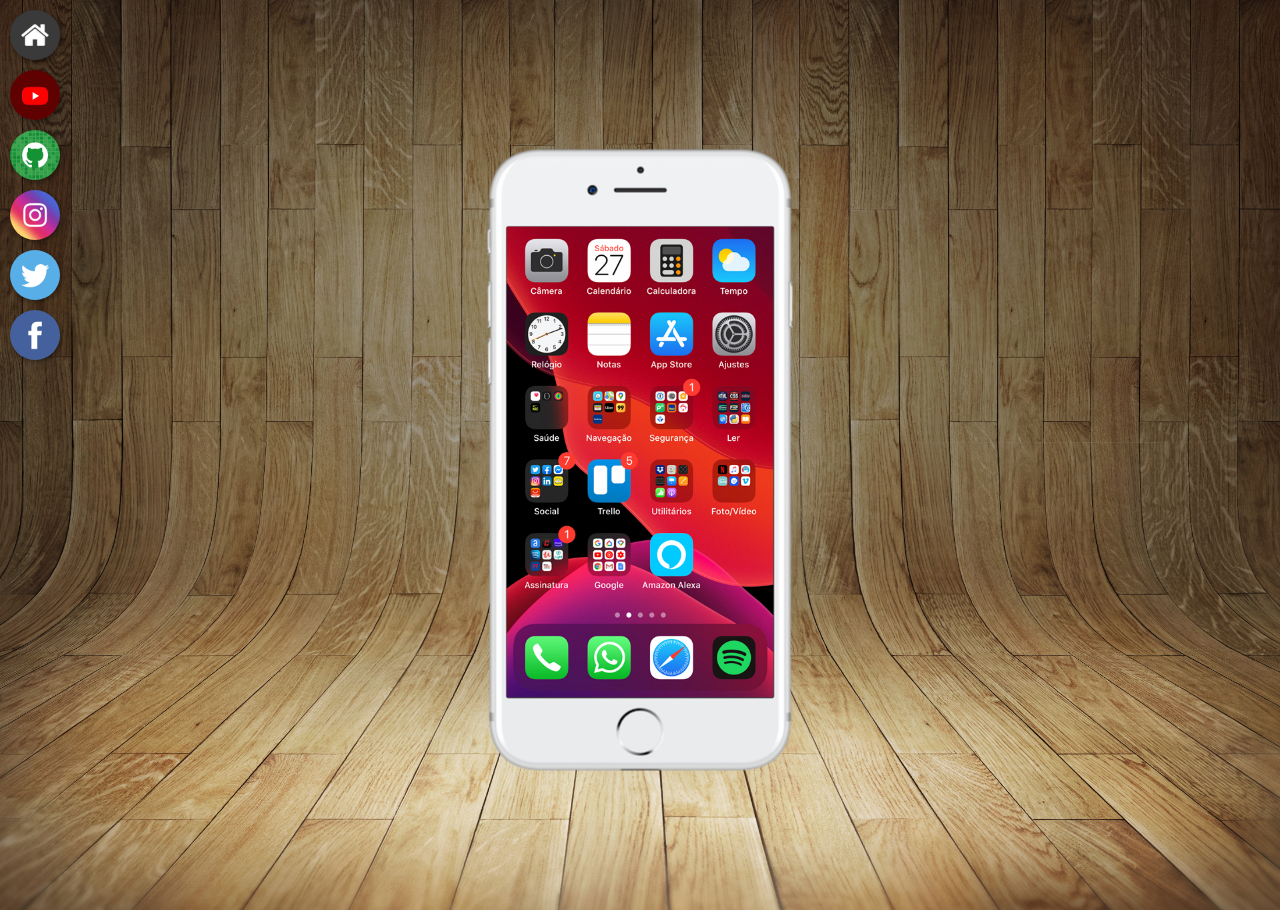
<file: index.html>
<!DOCTYPE html>
<html lang="pt-br">
<head>
    <meta charset="UTF-8">
    <meta name="viewport" content="width=device-width, initial-scale=1.0">
    <link rel="shortcut icon" href="favicon.ico" type="image/x-icon">
    <link rel="stylesheet" href="estilos/style.css">
    <title>Projeto Redes Sociais</title>
</head>
<body>
    <main>
        <section id="telefone">
            <iframe src="home.html" name="tela" id="tela" frameborder="0">
                Seu navegador não é compatível com isso.
            </iframe>
        </section>
        <section id="redes-sociais">
            <a href="home.html" target="tela"><img src="imagens/logo-home.jpg" alt="Home"></a>
            <a href="youtube.html" target="tela"><img src="imagens/logo-youtube.jpg" alt="Youtube"></a>
            <a href="github.html" target="tela"><img src="imagens/logo-github.jpg" alt="GitHub"></a>
            <a href="instagram.html" target="tela"><img src="imagens/logo-instagram.jpg" alt="Instagram"></a>
            <a href="twitter.html" target="tela"><img src="imagens/logo-twitter.jpg" alt="Twitter"></a>
            <a href="facebook.html" target="tela"><img src="imagens/logo-facebook.jpg" alt="Facebook"></a>
        </section>
    </main>
</body>
</html>
</file>
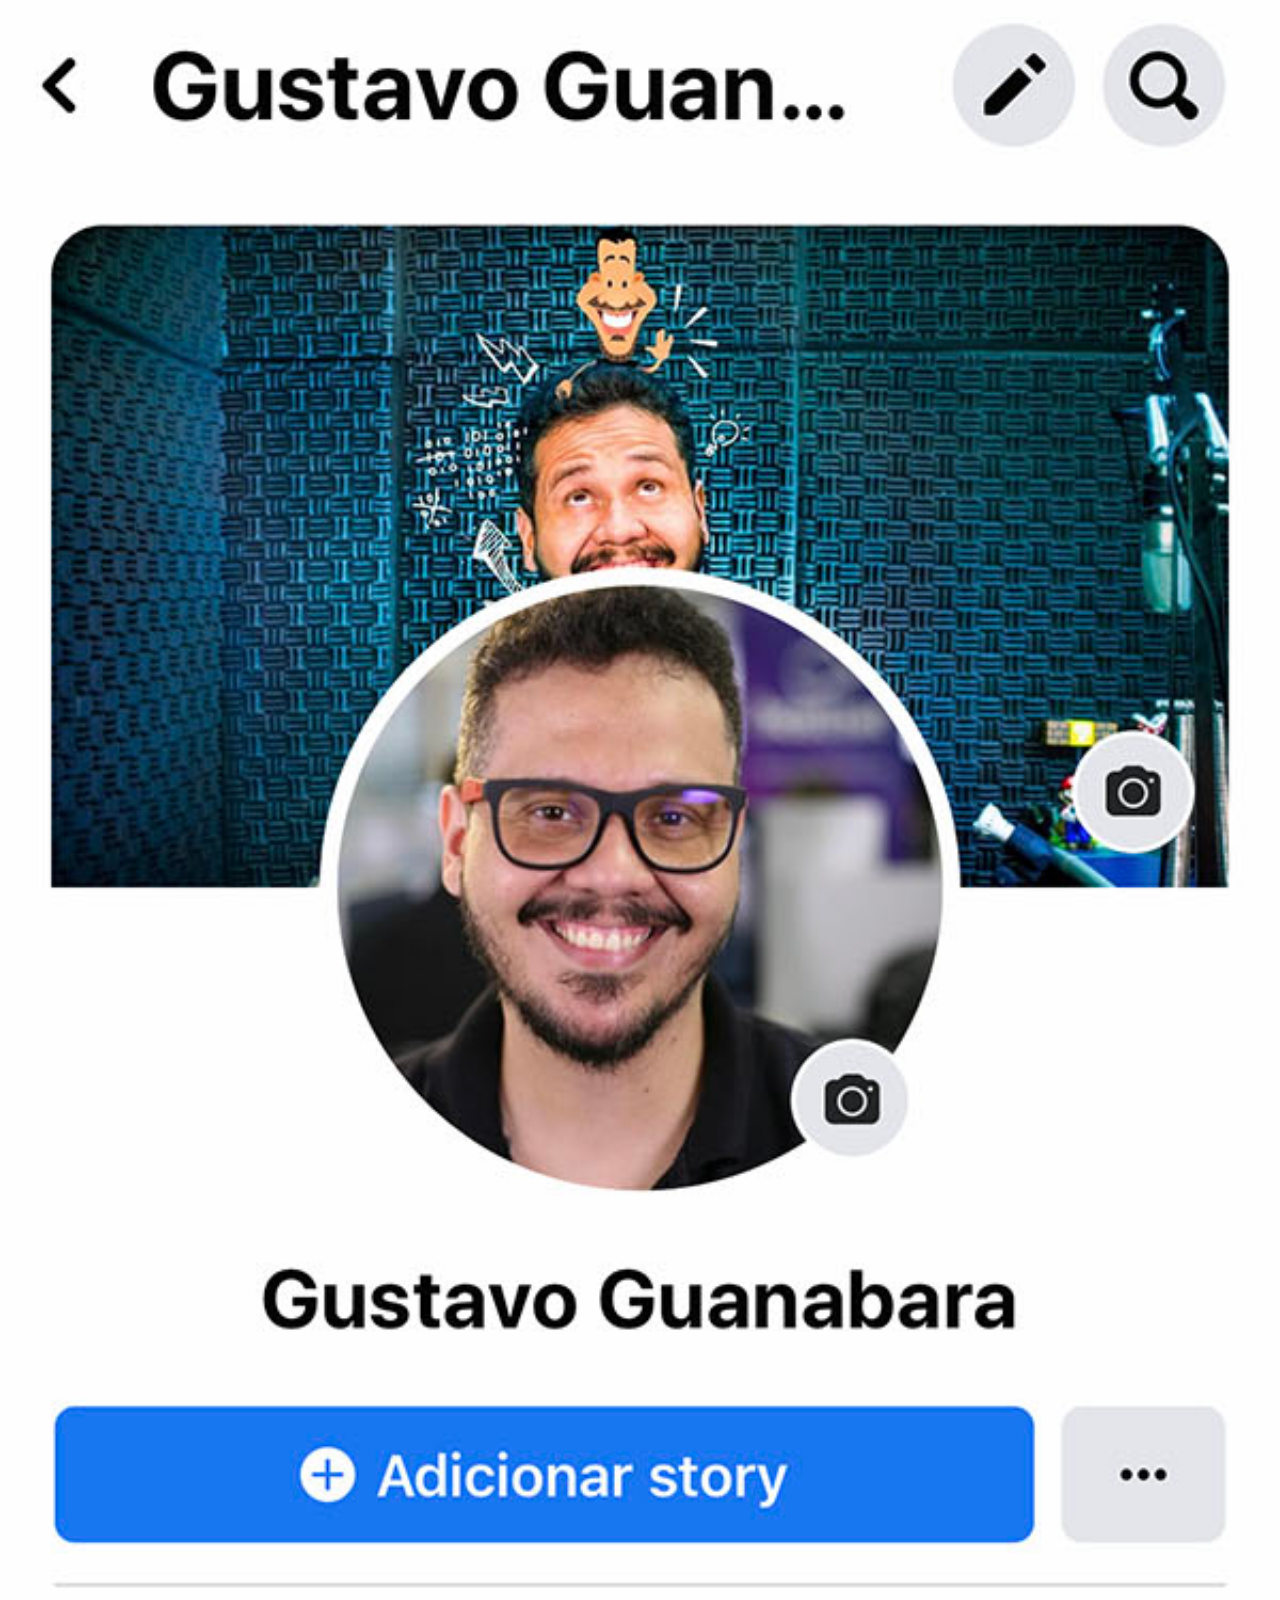
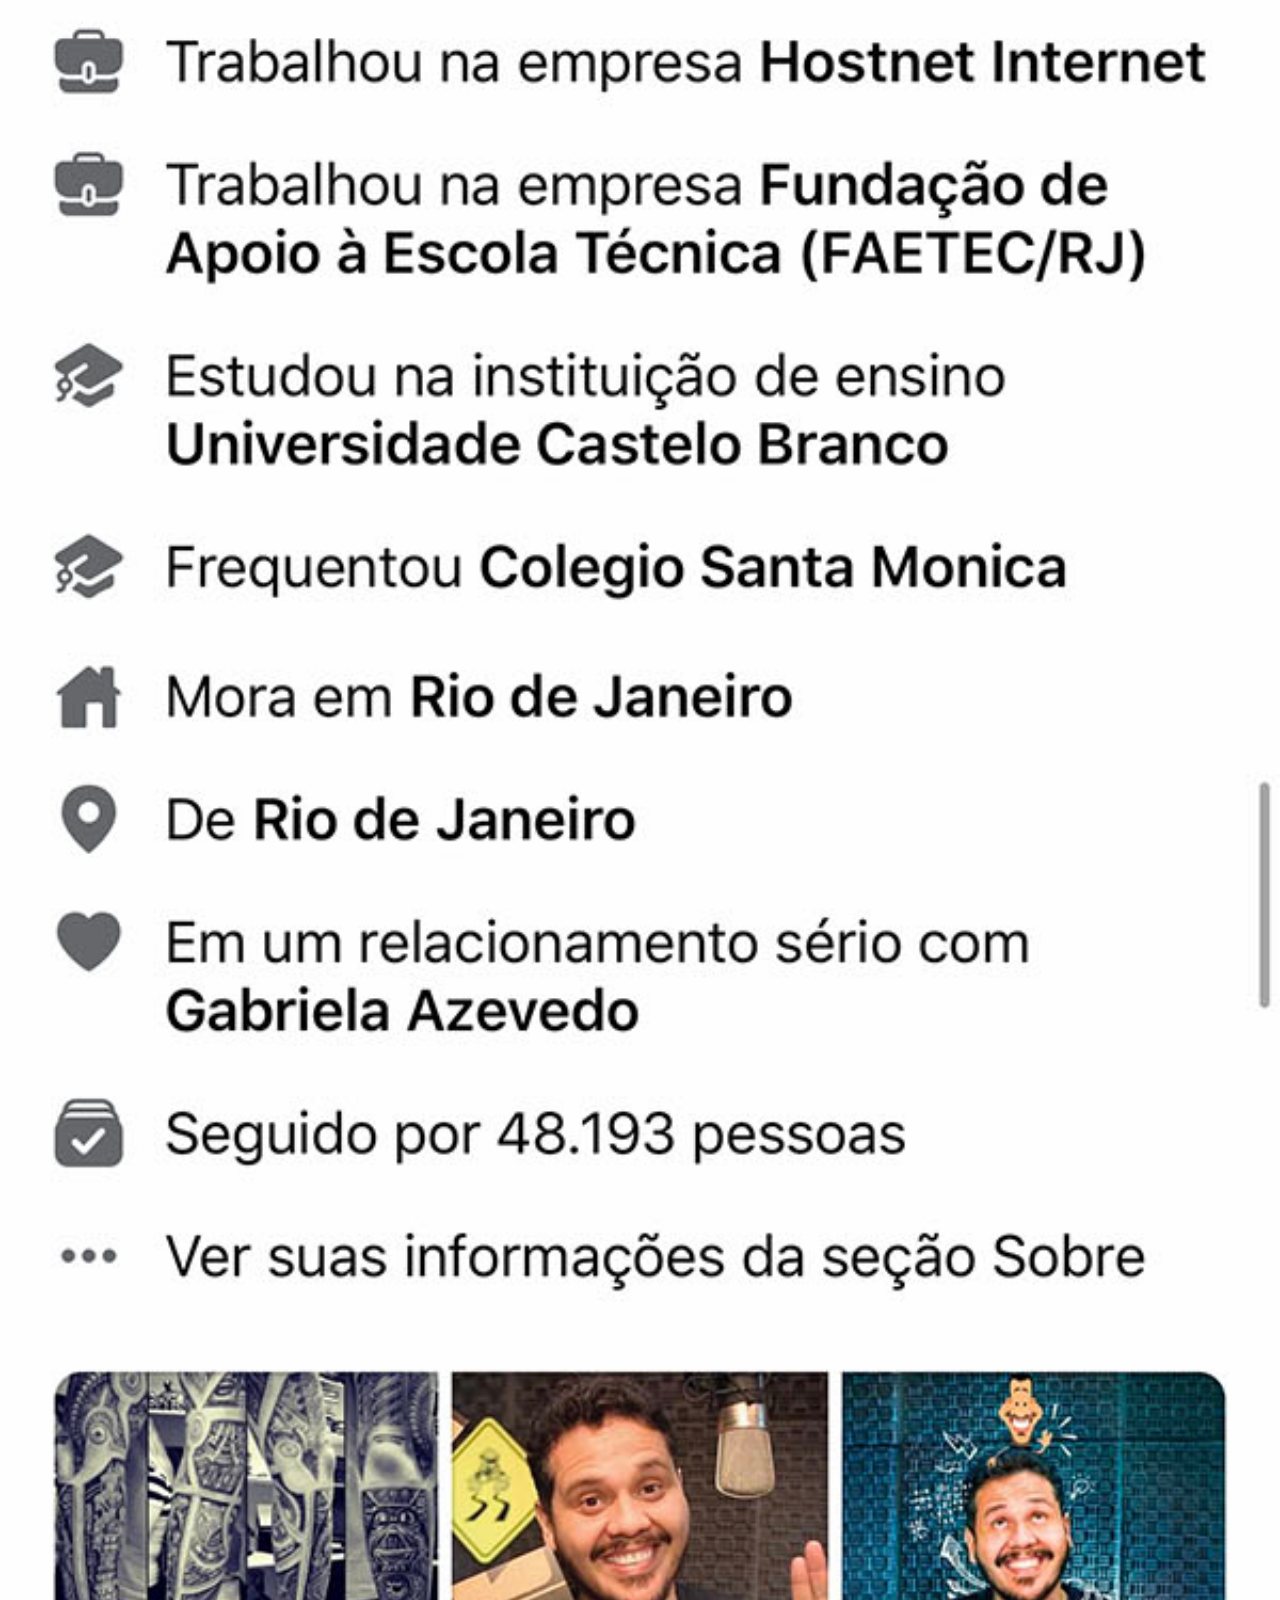
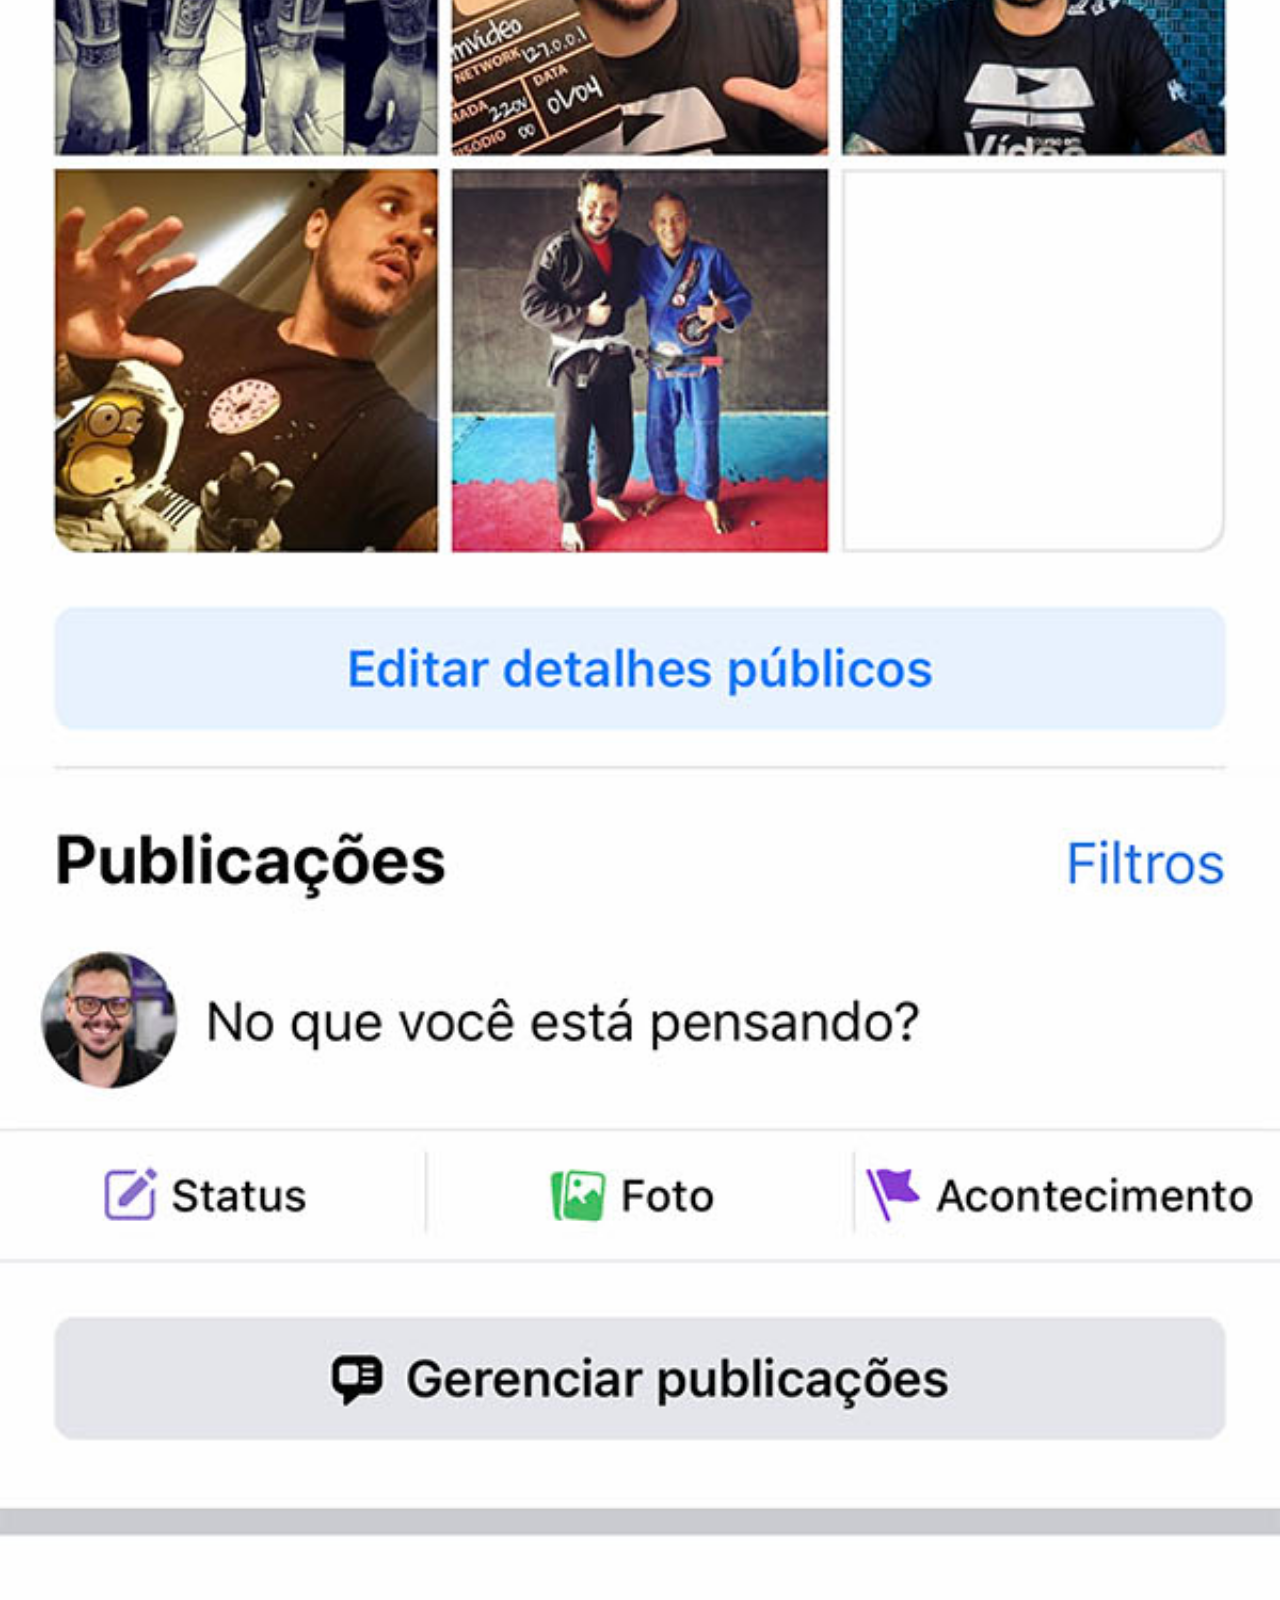
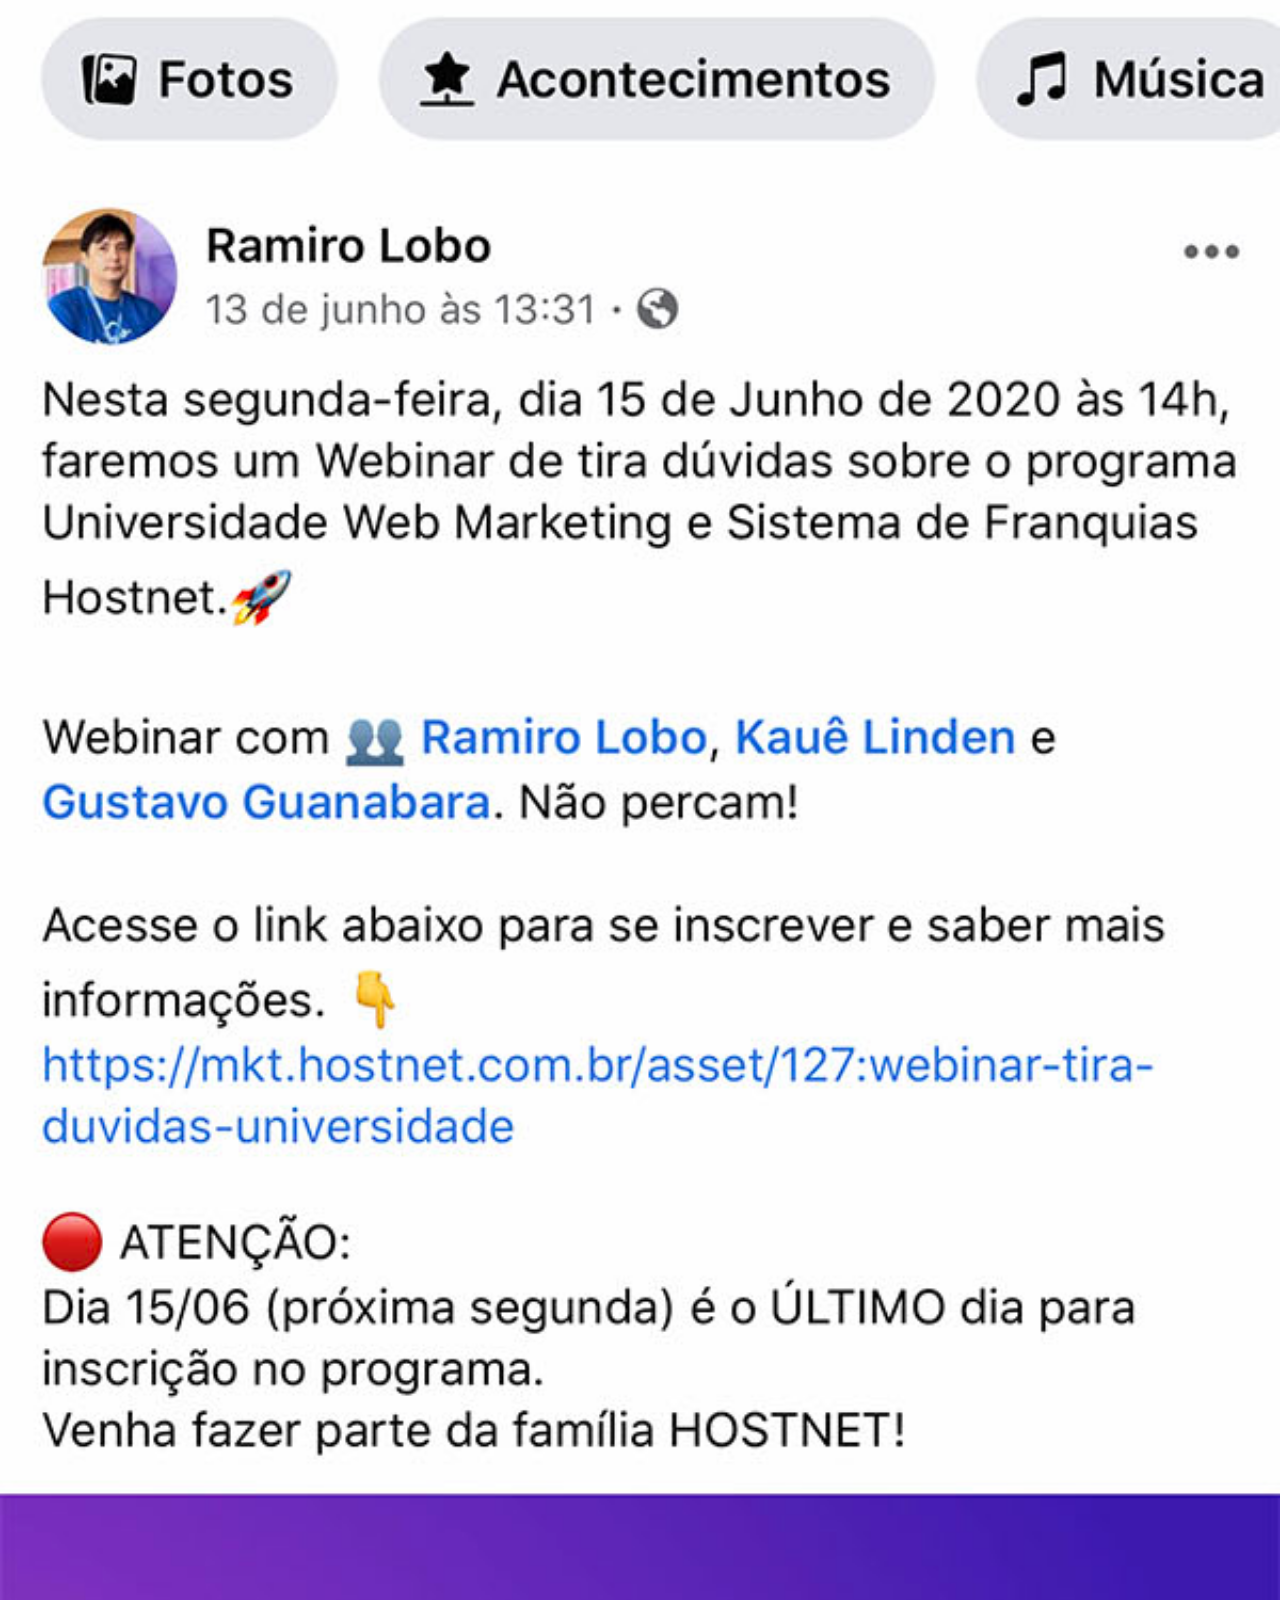
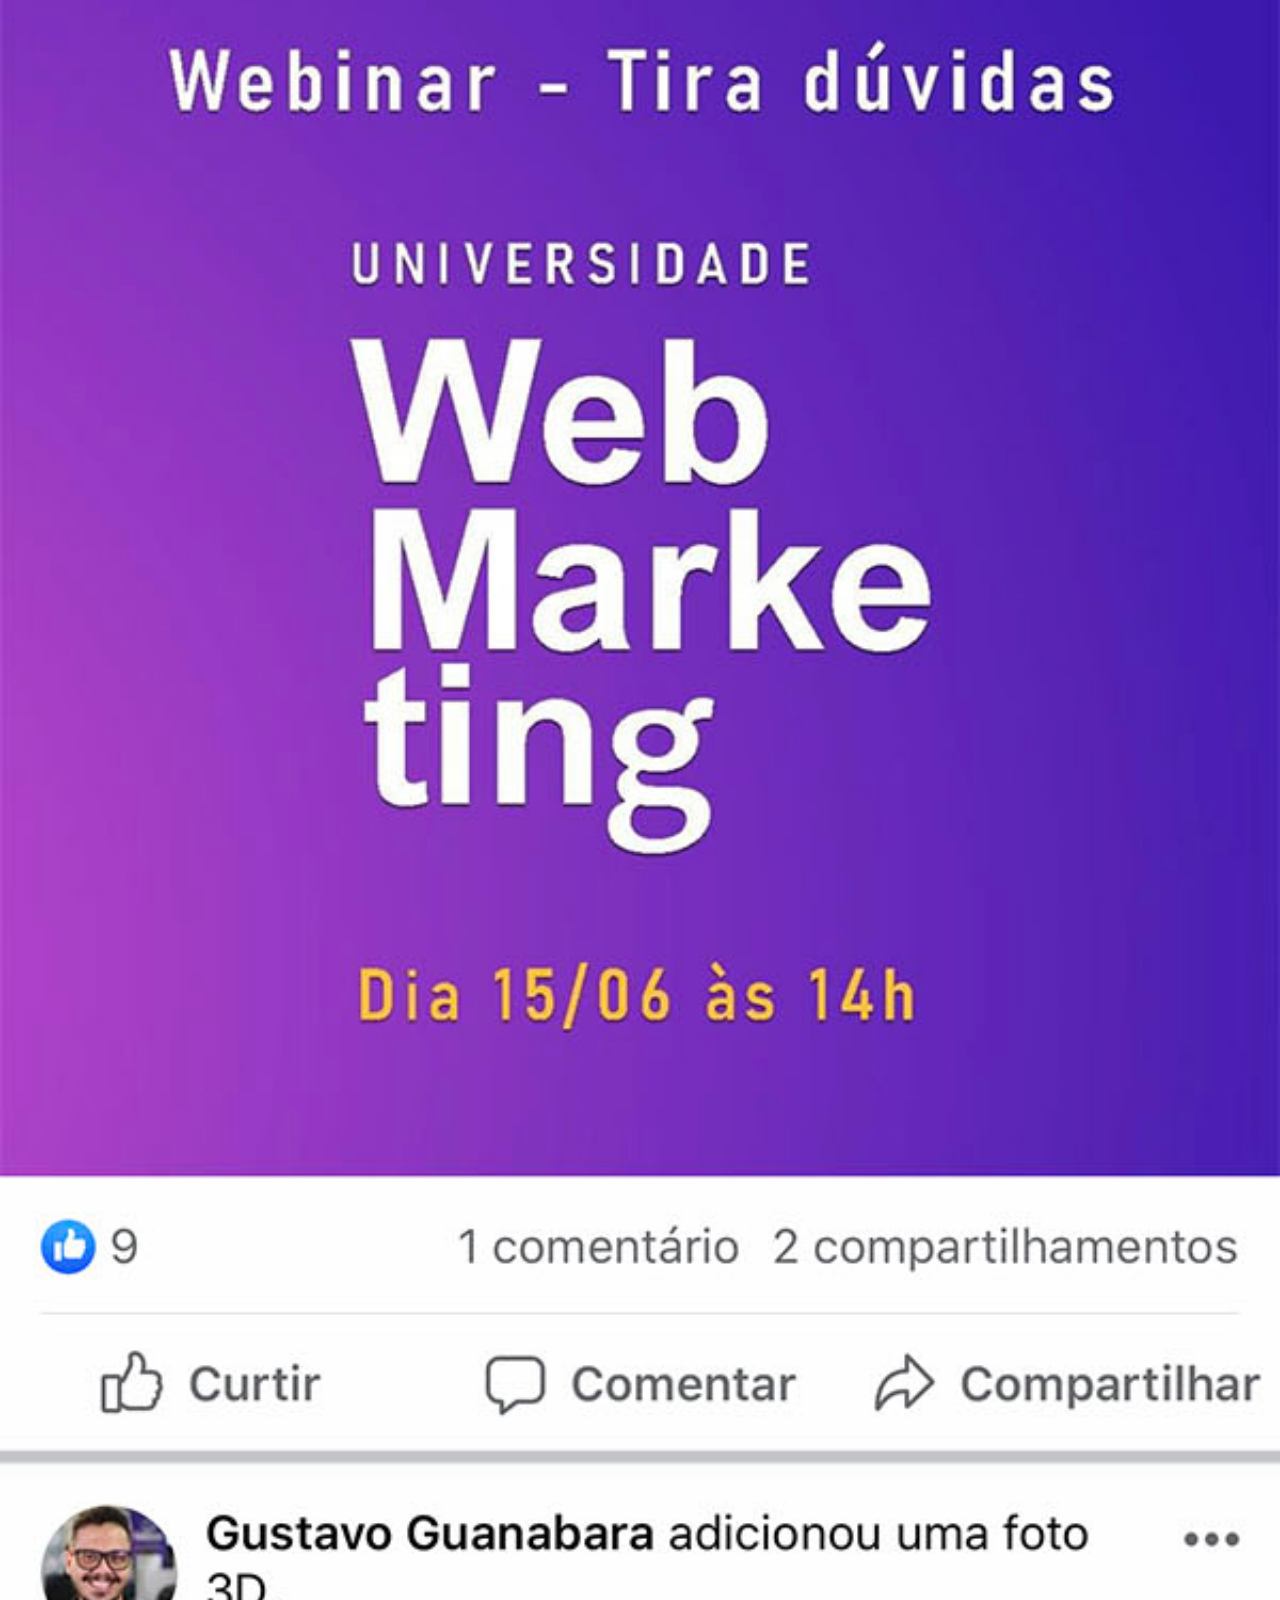
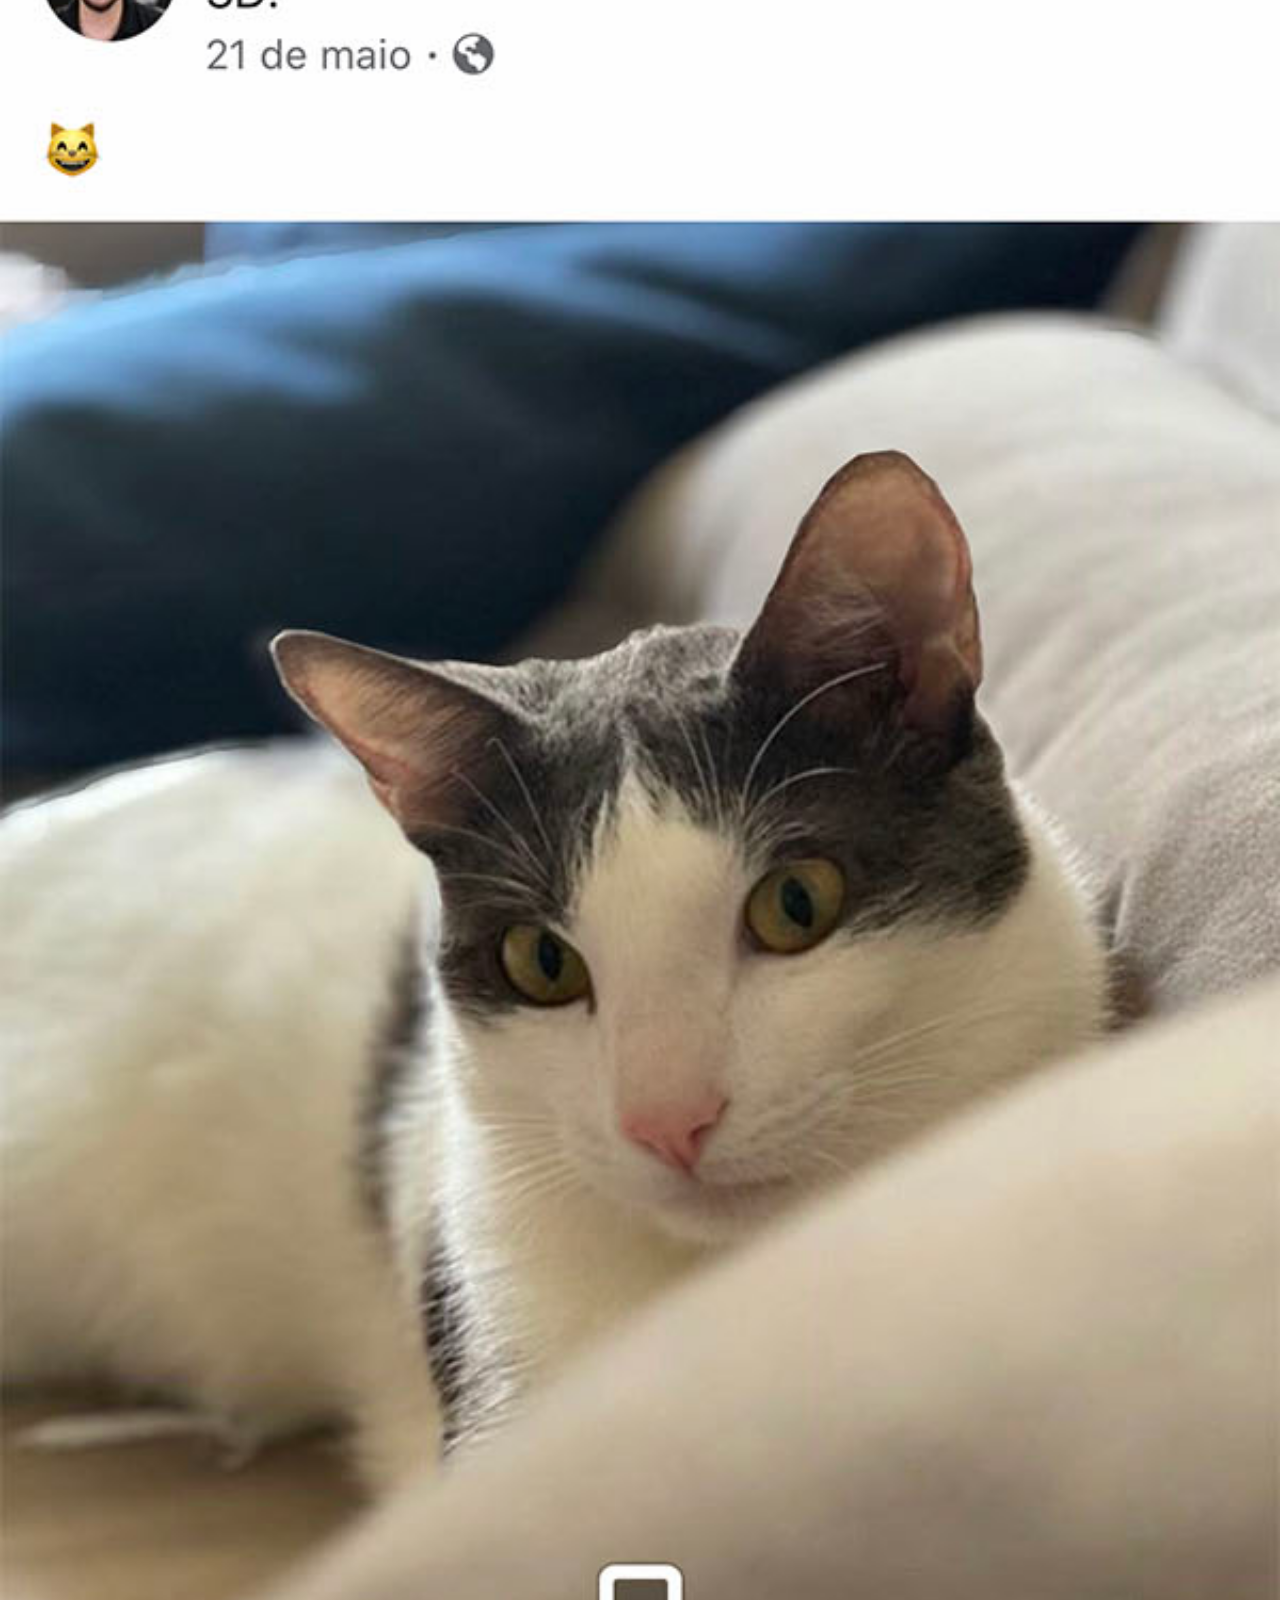
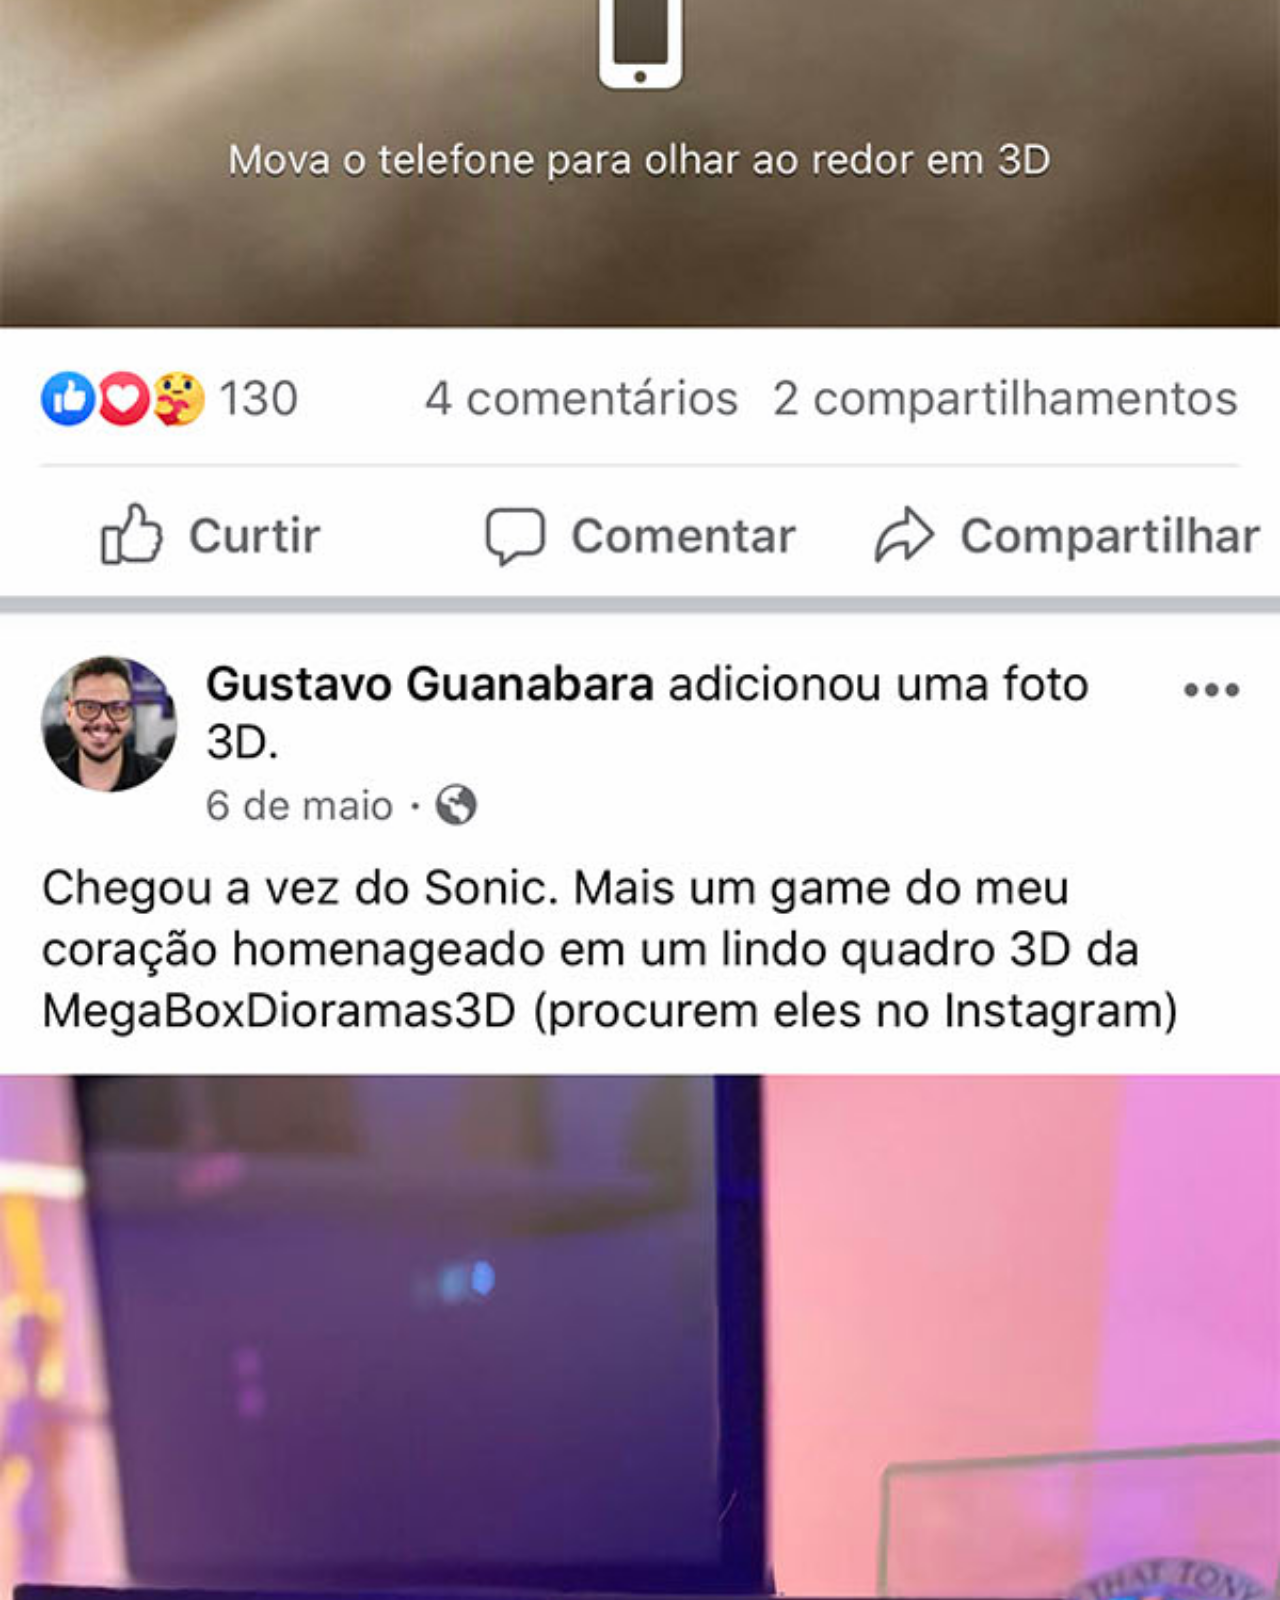
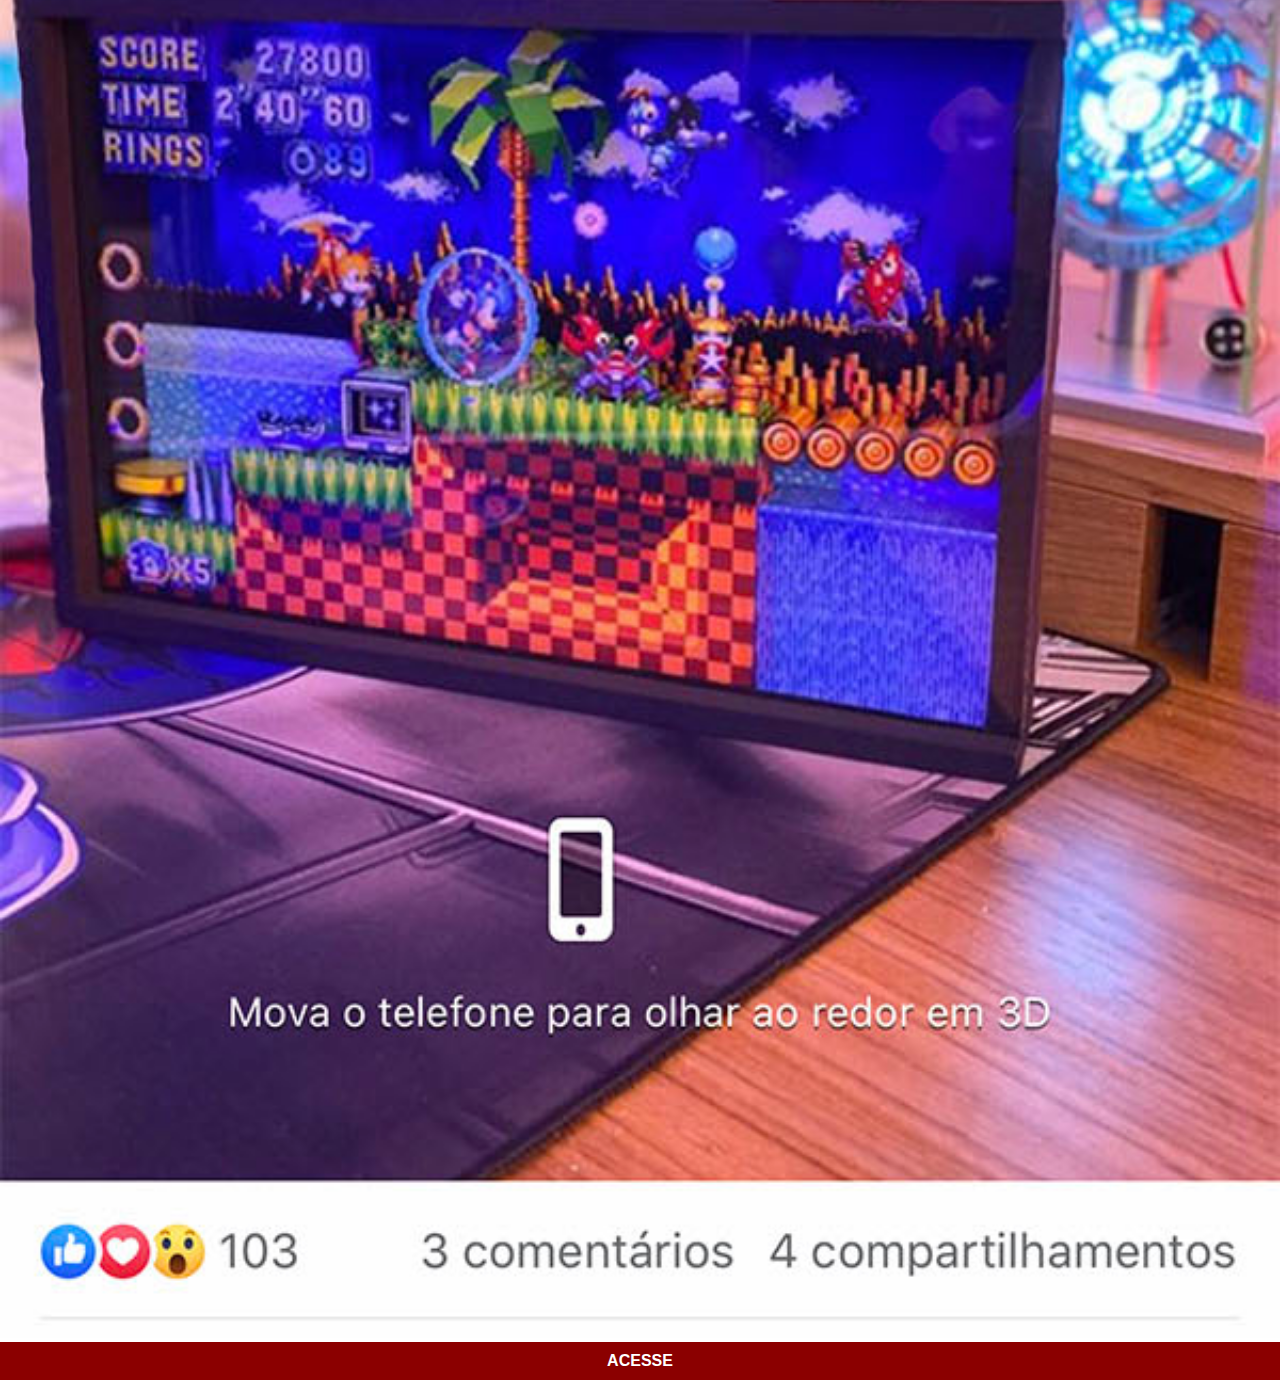
<file: facebook.html>
<!DOCTYPE html>
<html lang="pt-br">
<head>
    <meta charset="UTF-8">
    <meta name="viewport" content="width=device-width, initial-scale=1.0">
    <link rel="stylesheet" href="estilos/social.css">
    <title>Facebook</title>
</head>
<body>
    <img src="imagens/tela-facebook.jpg" alt="Facebook">
    <a href="https://www.facebook.com/gustavoguanabara/?locale=pt_BR" target="_blank">ACESSE</a>
</body>
</html>
</file>
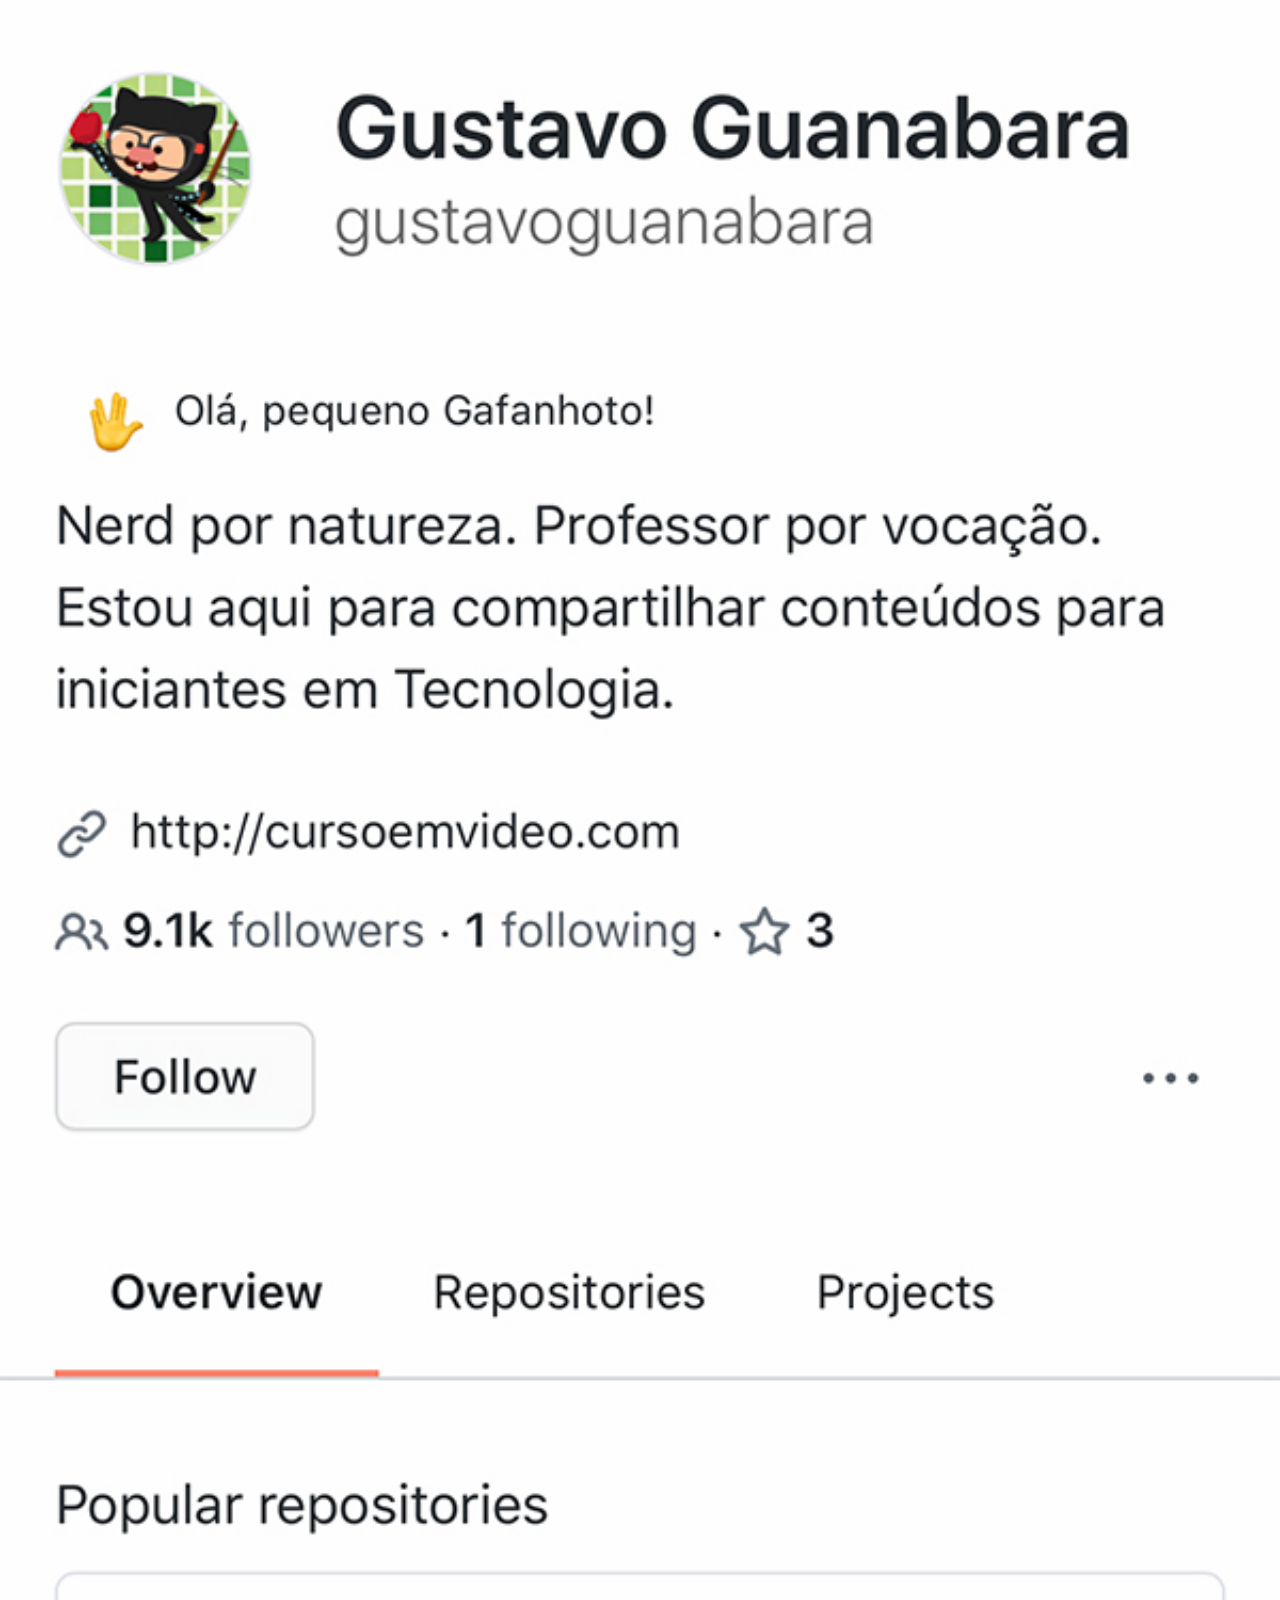
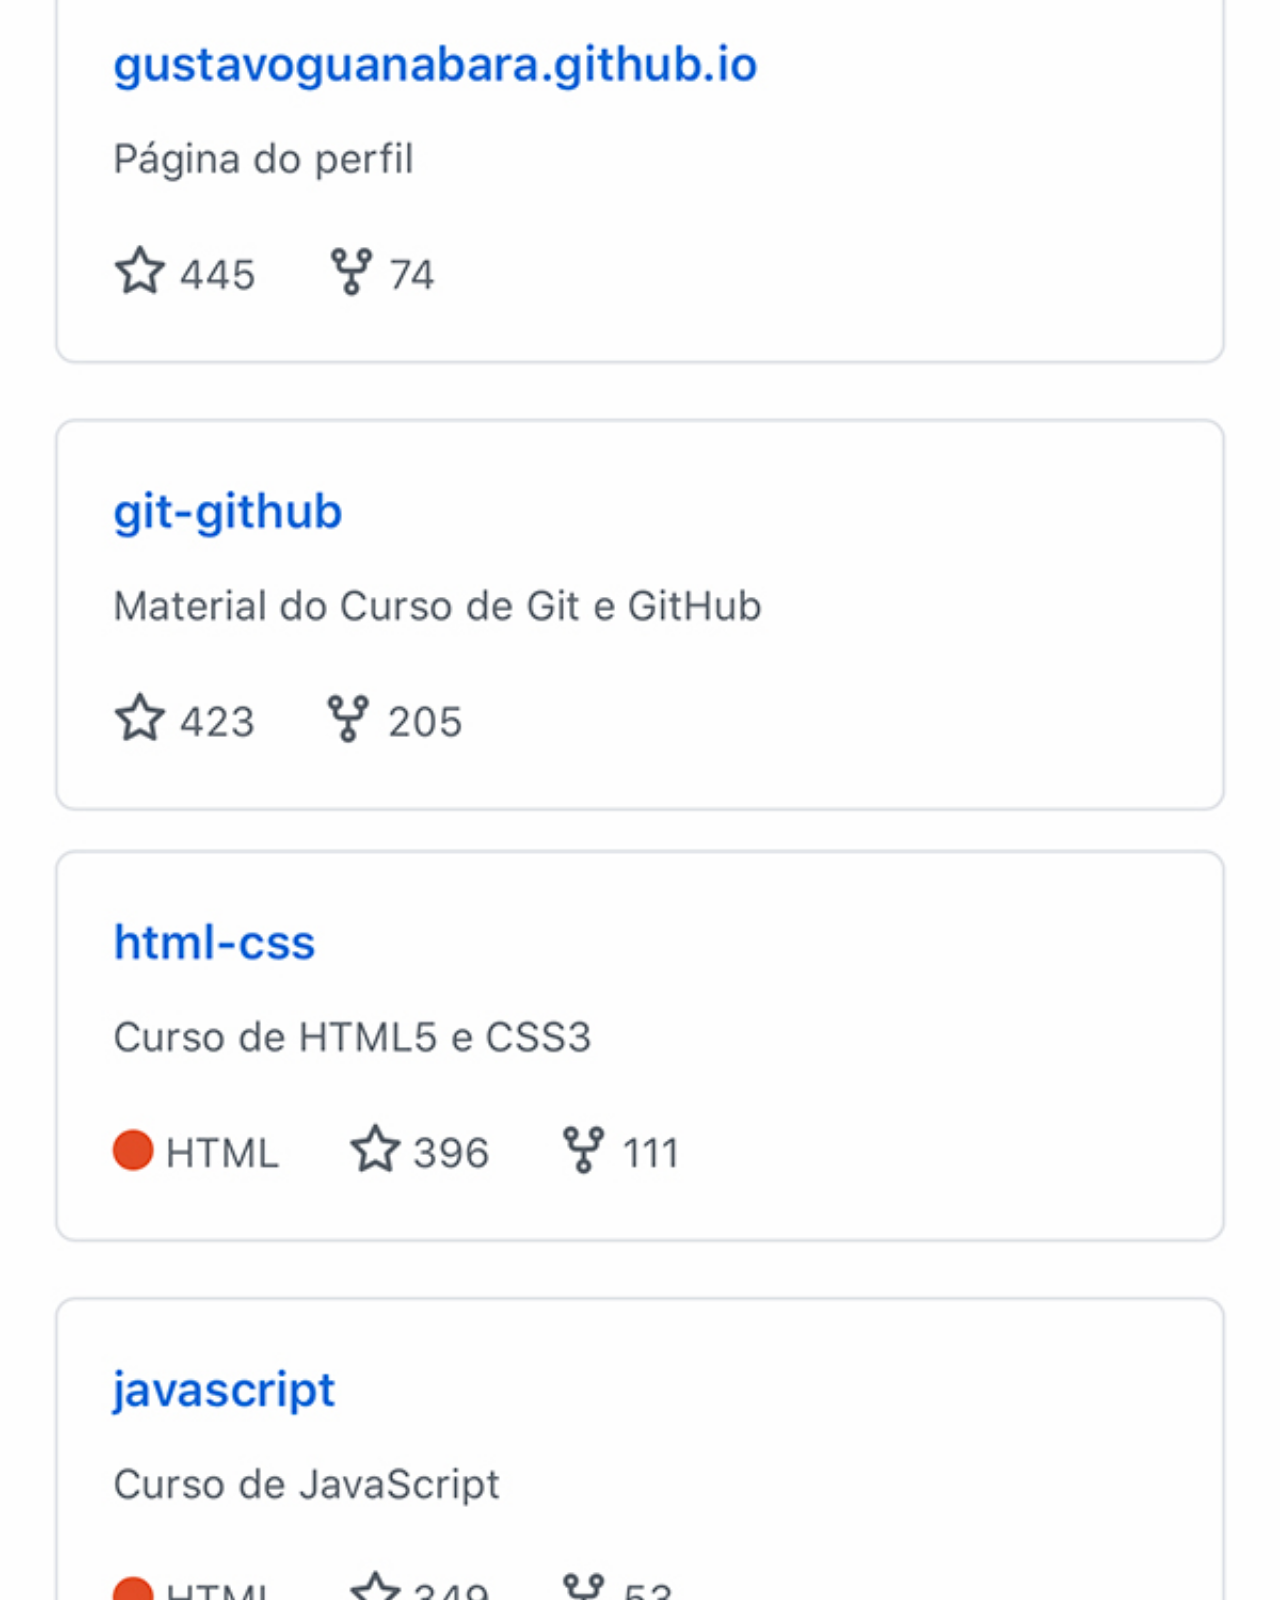
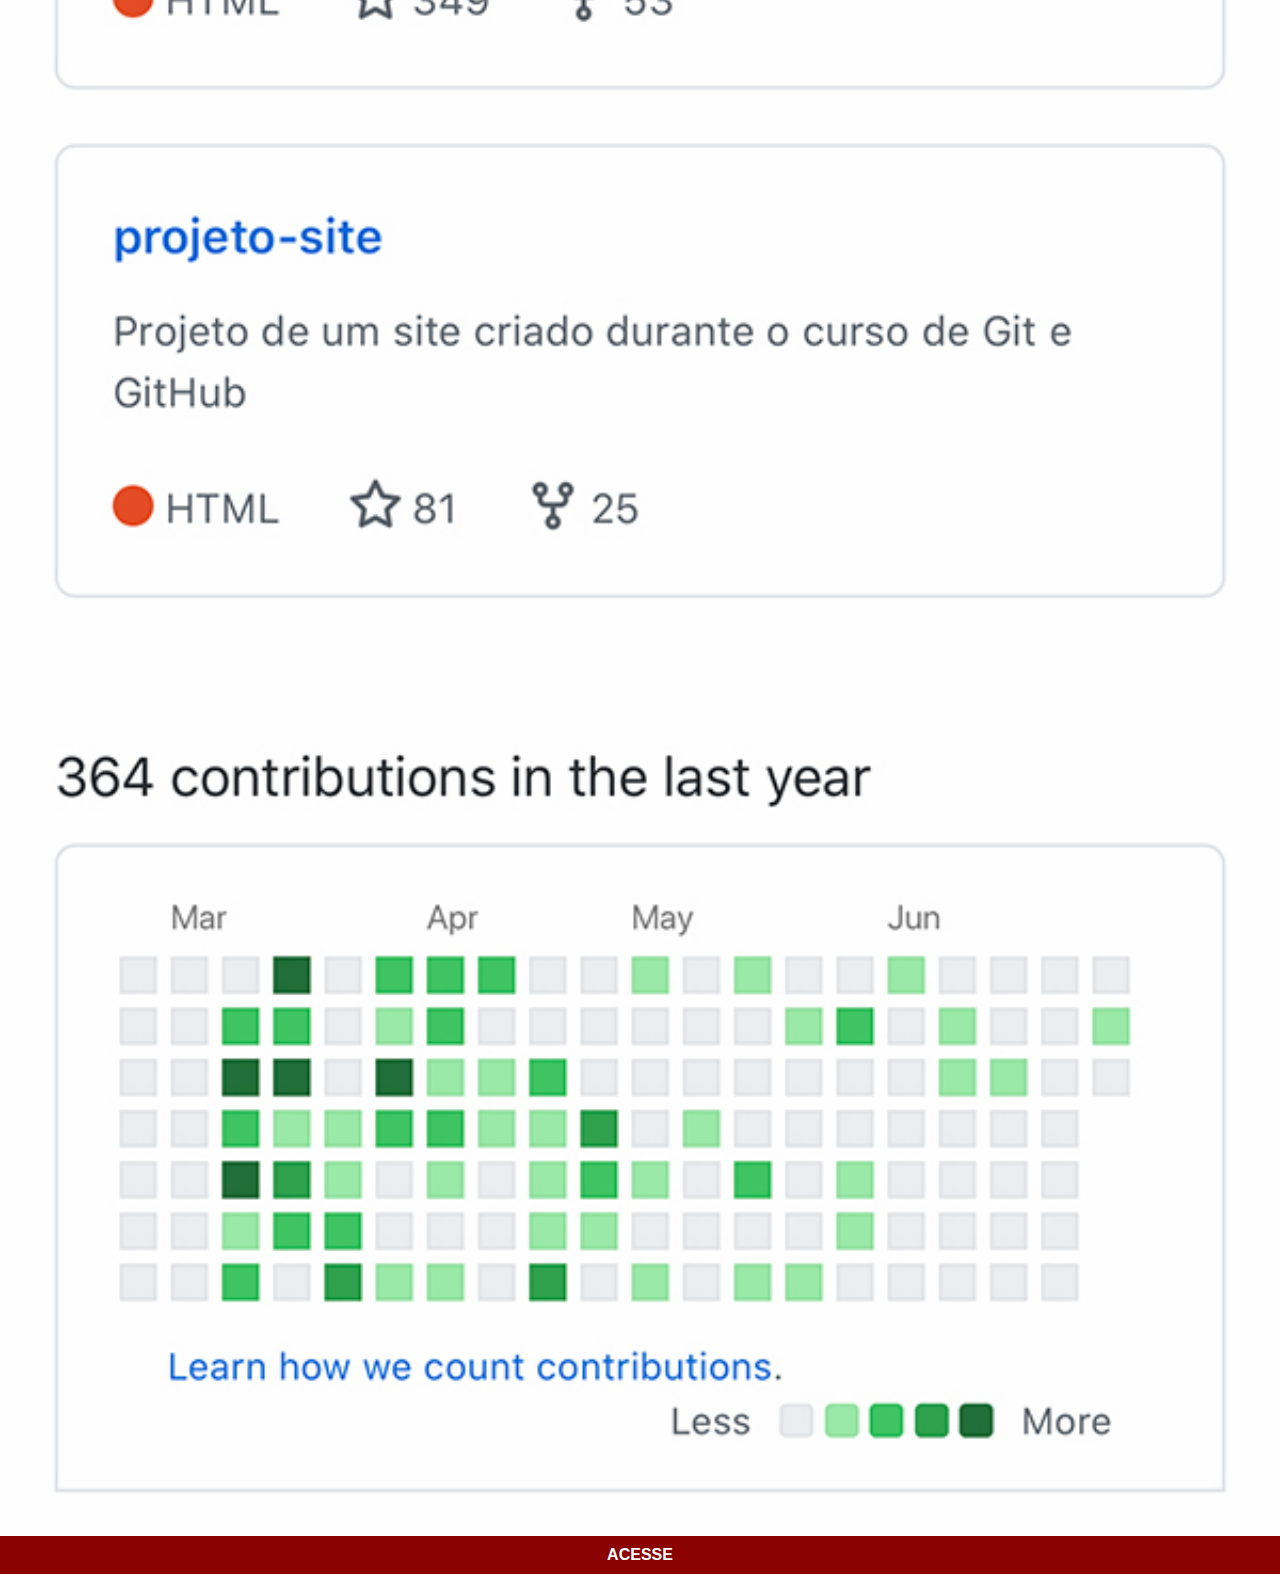
<file: github.html>
<!DOCTYPE html>
<html lang="pt-br">
<head>
    <meta charset="UTF-8">
    <meta name="viewport" content="width=device-width, initial-scale=1.0">
    <link rel="stylesheet" href="estilos/social.css">
    <title>GitHub</title>
</head>
<body>
    <img src="imagens/tela-github.jpg" alt="GitHub">
    <a href="https://github.com/gustavoguanabara" target="_blank">ACESSE</a>
</body>
</html>
</file>
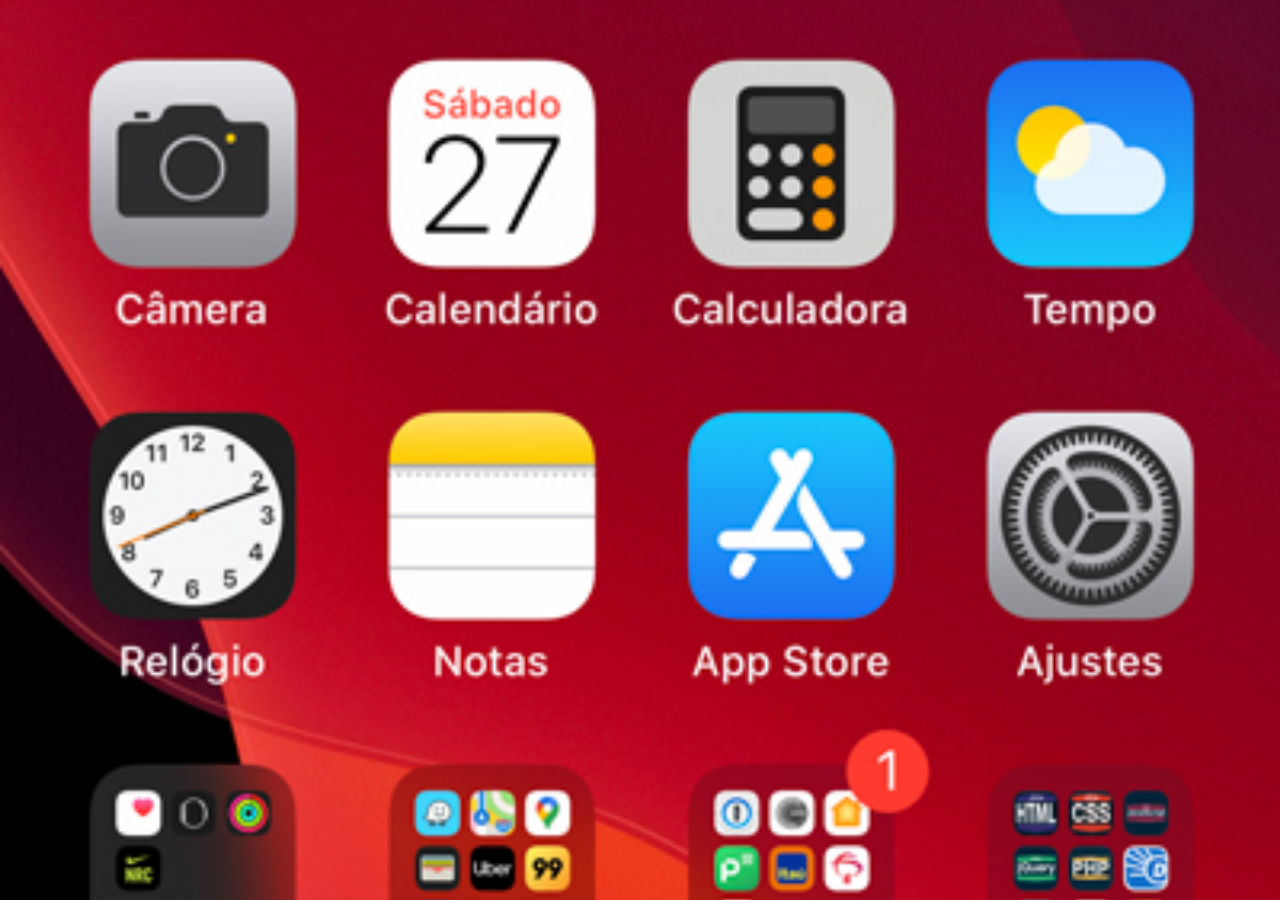
<file: home.html>
<!DOCTYPE html>
<html lang="pt-br">
<head>
    <meta charset="UTF-8">
    <meta name="viewport" content="width=device-width, initial-scale=1.0">
    <title>Home</title>
</head>
<style>
    * {
        margin: 0px;
        padding: 0px;
    }

    body {
        height: 100vh;
        width: 100vw;
        background: url(imagens/tela-home.jpg) no-repeat top center;
        background-size: cover;
    }
</style>
<body>
    
</body>
</html>
</file>
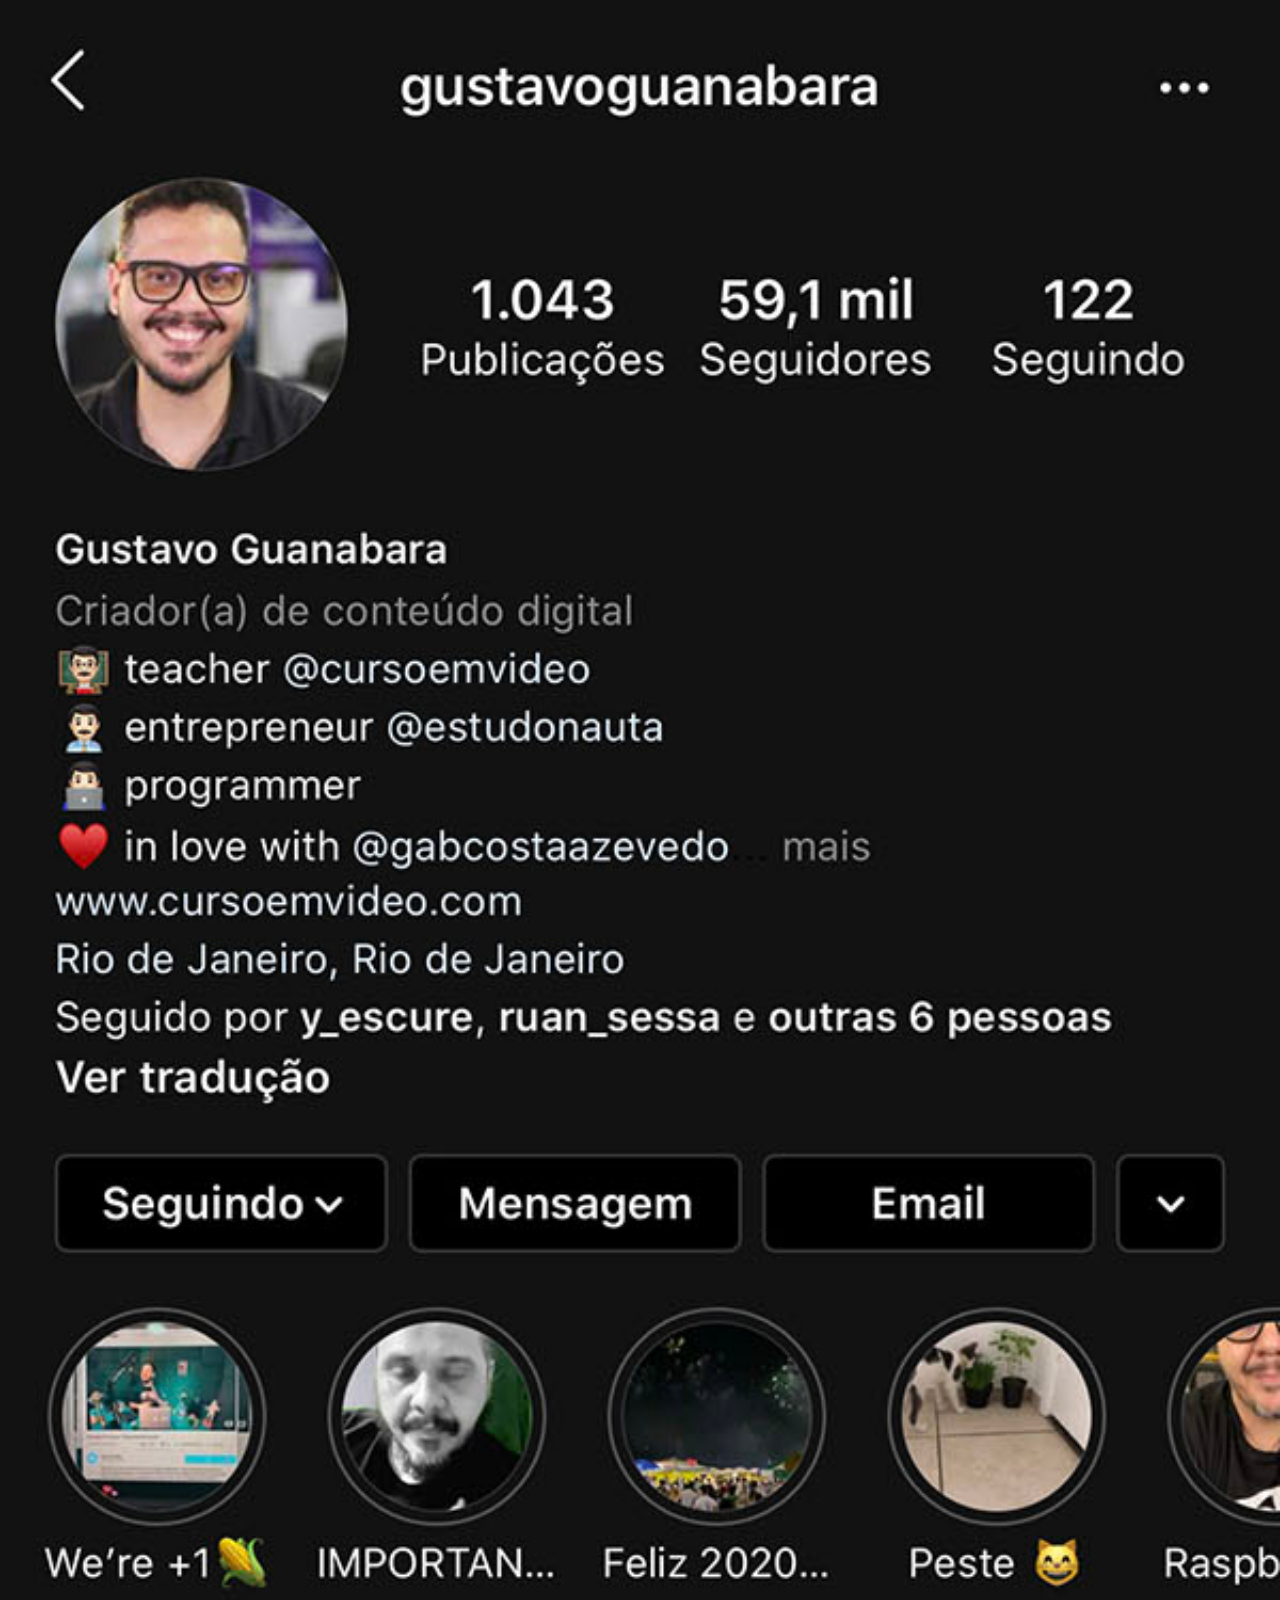
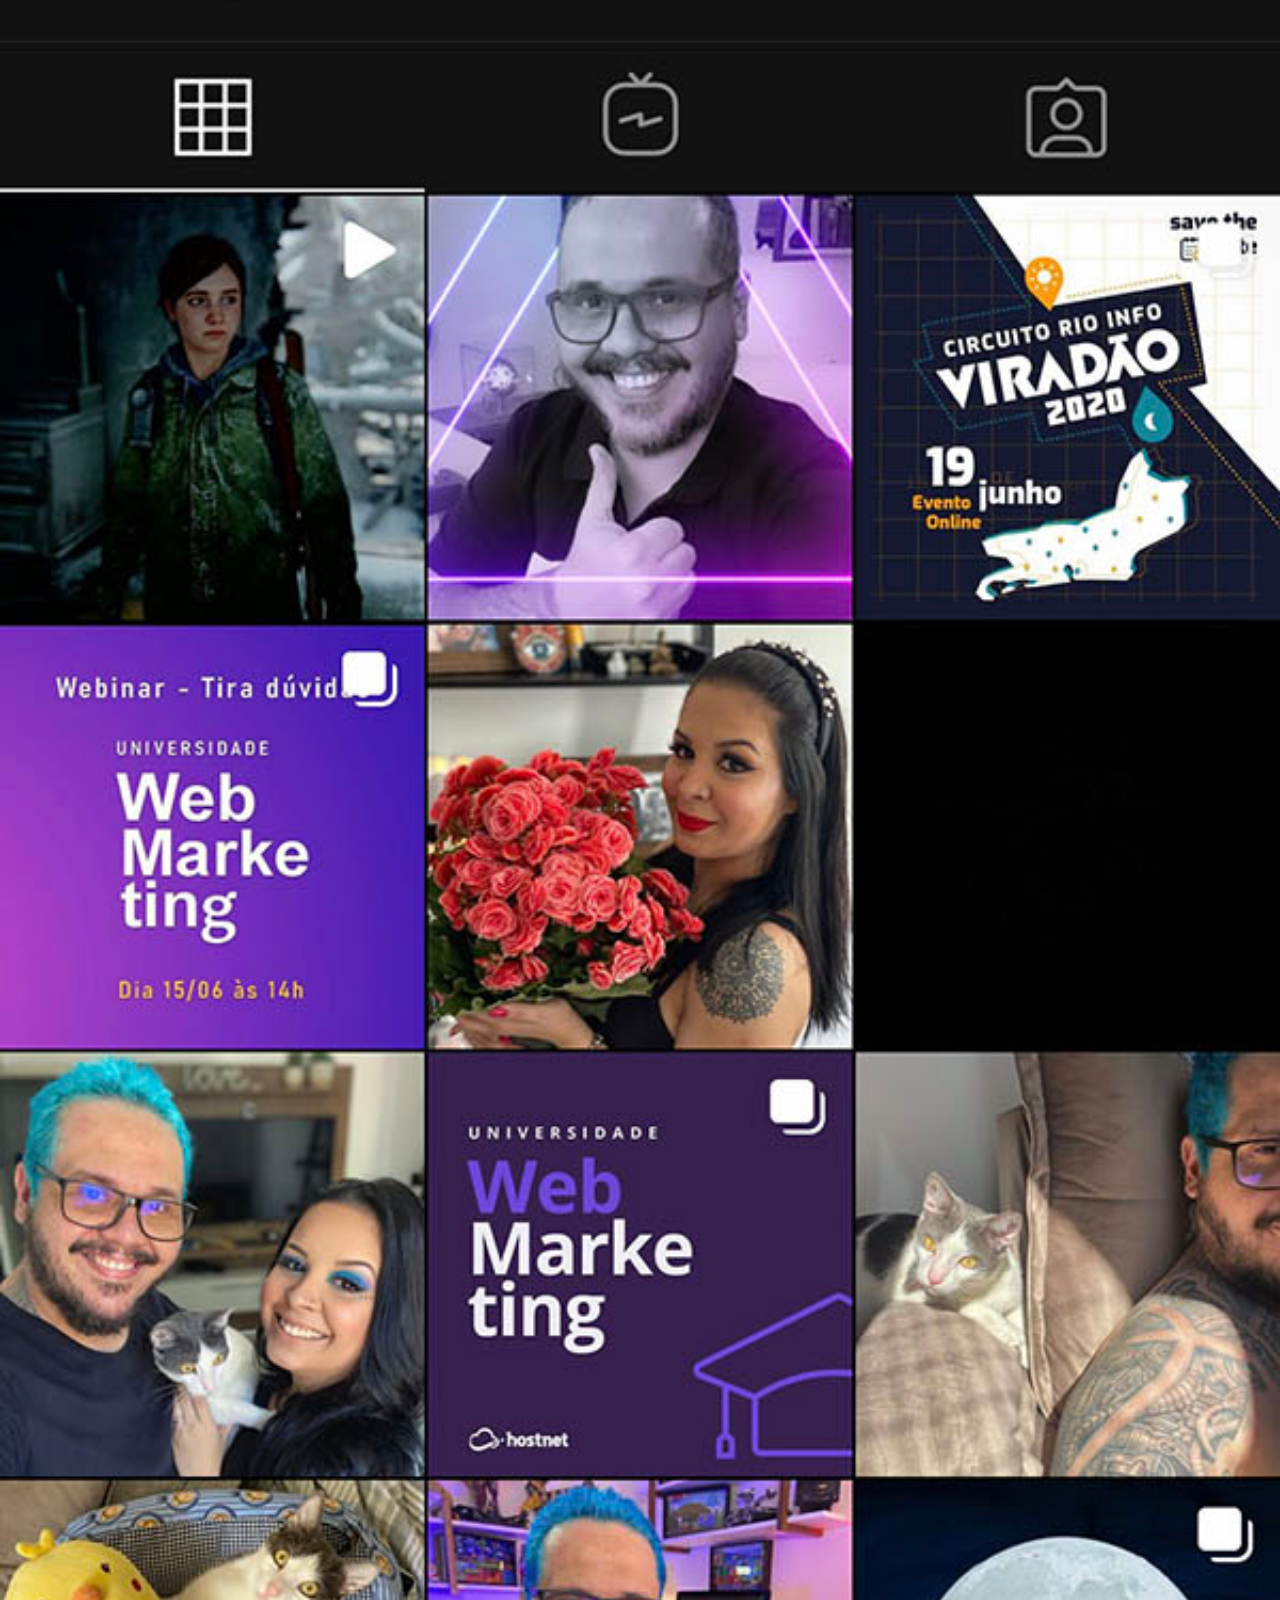
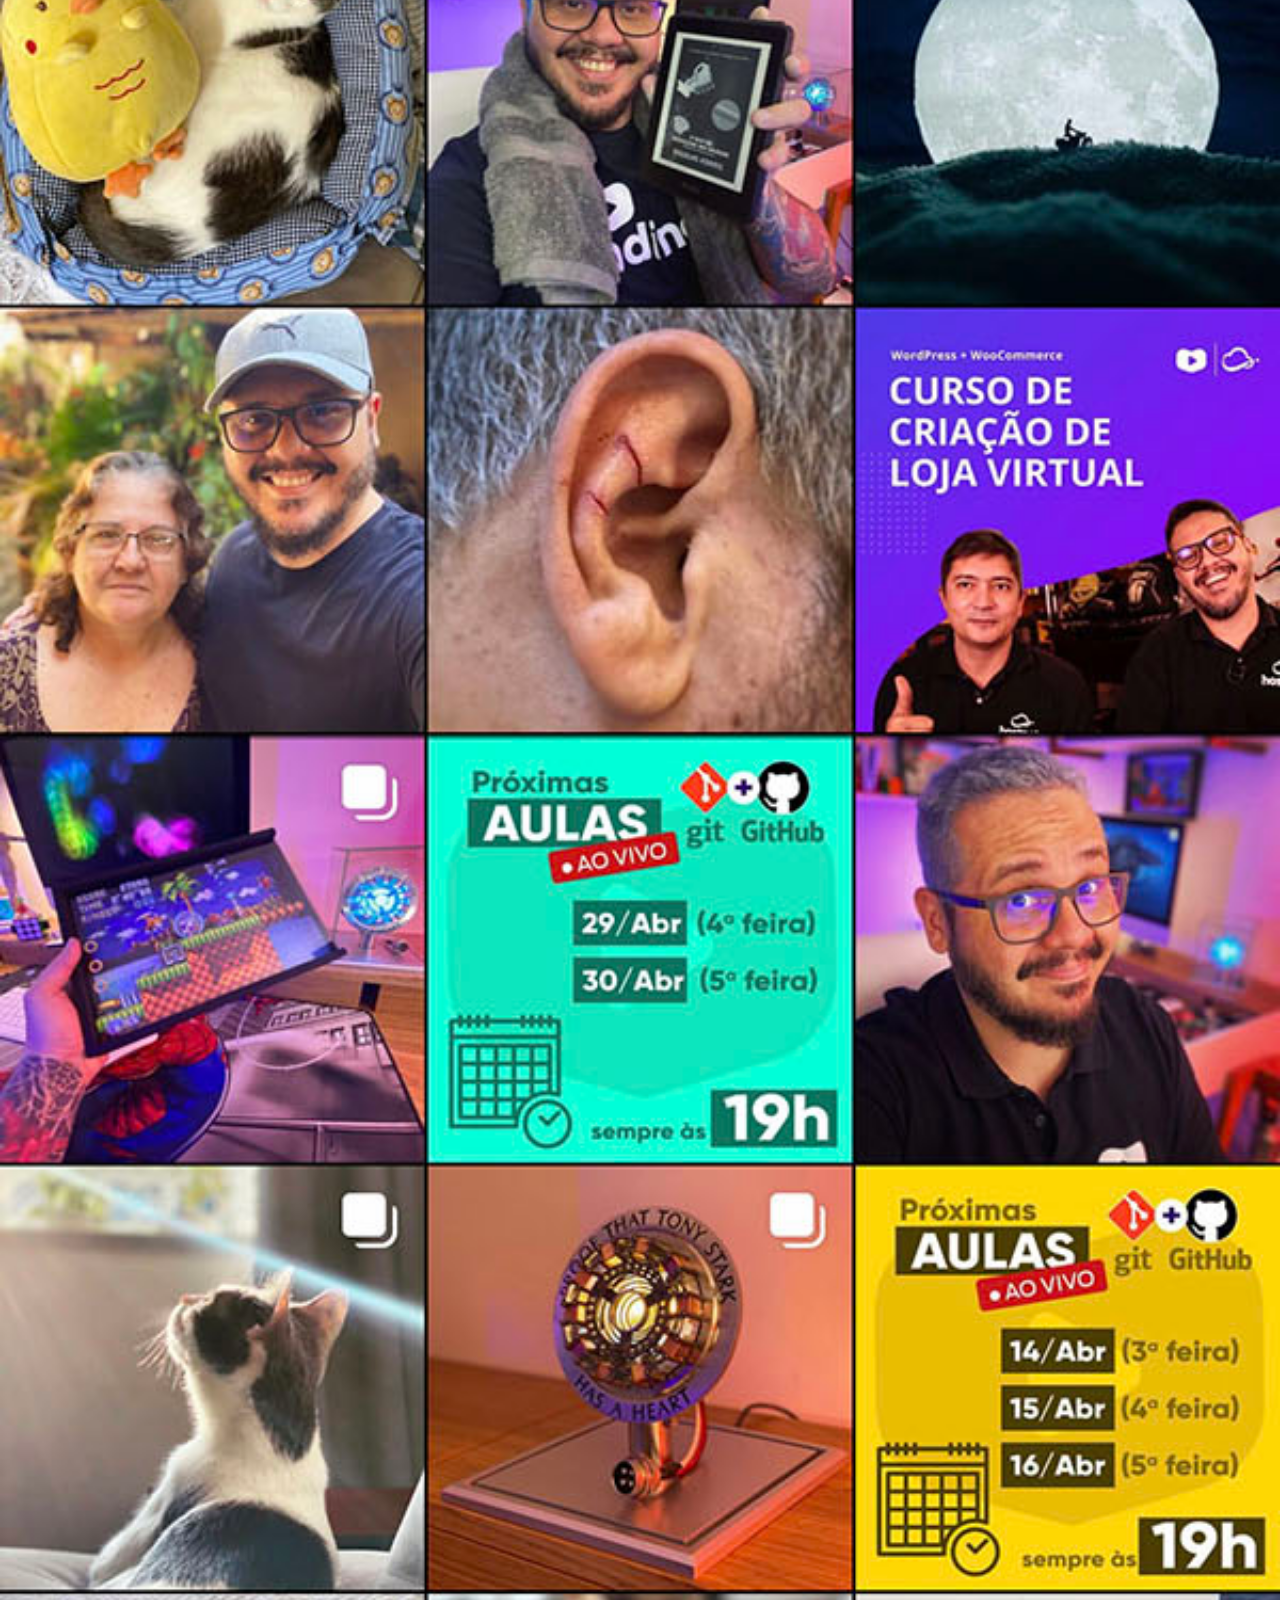
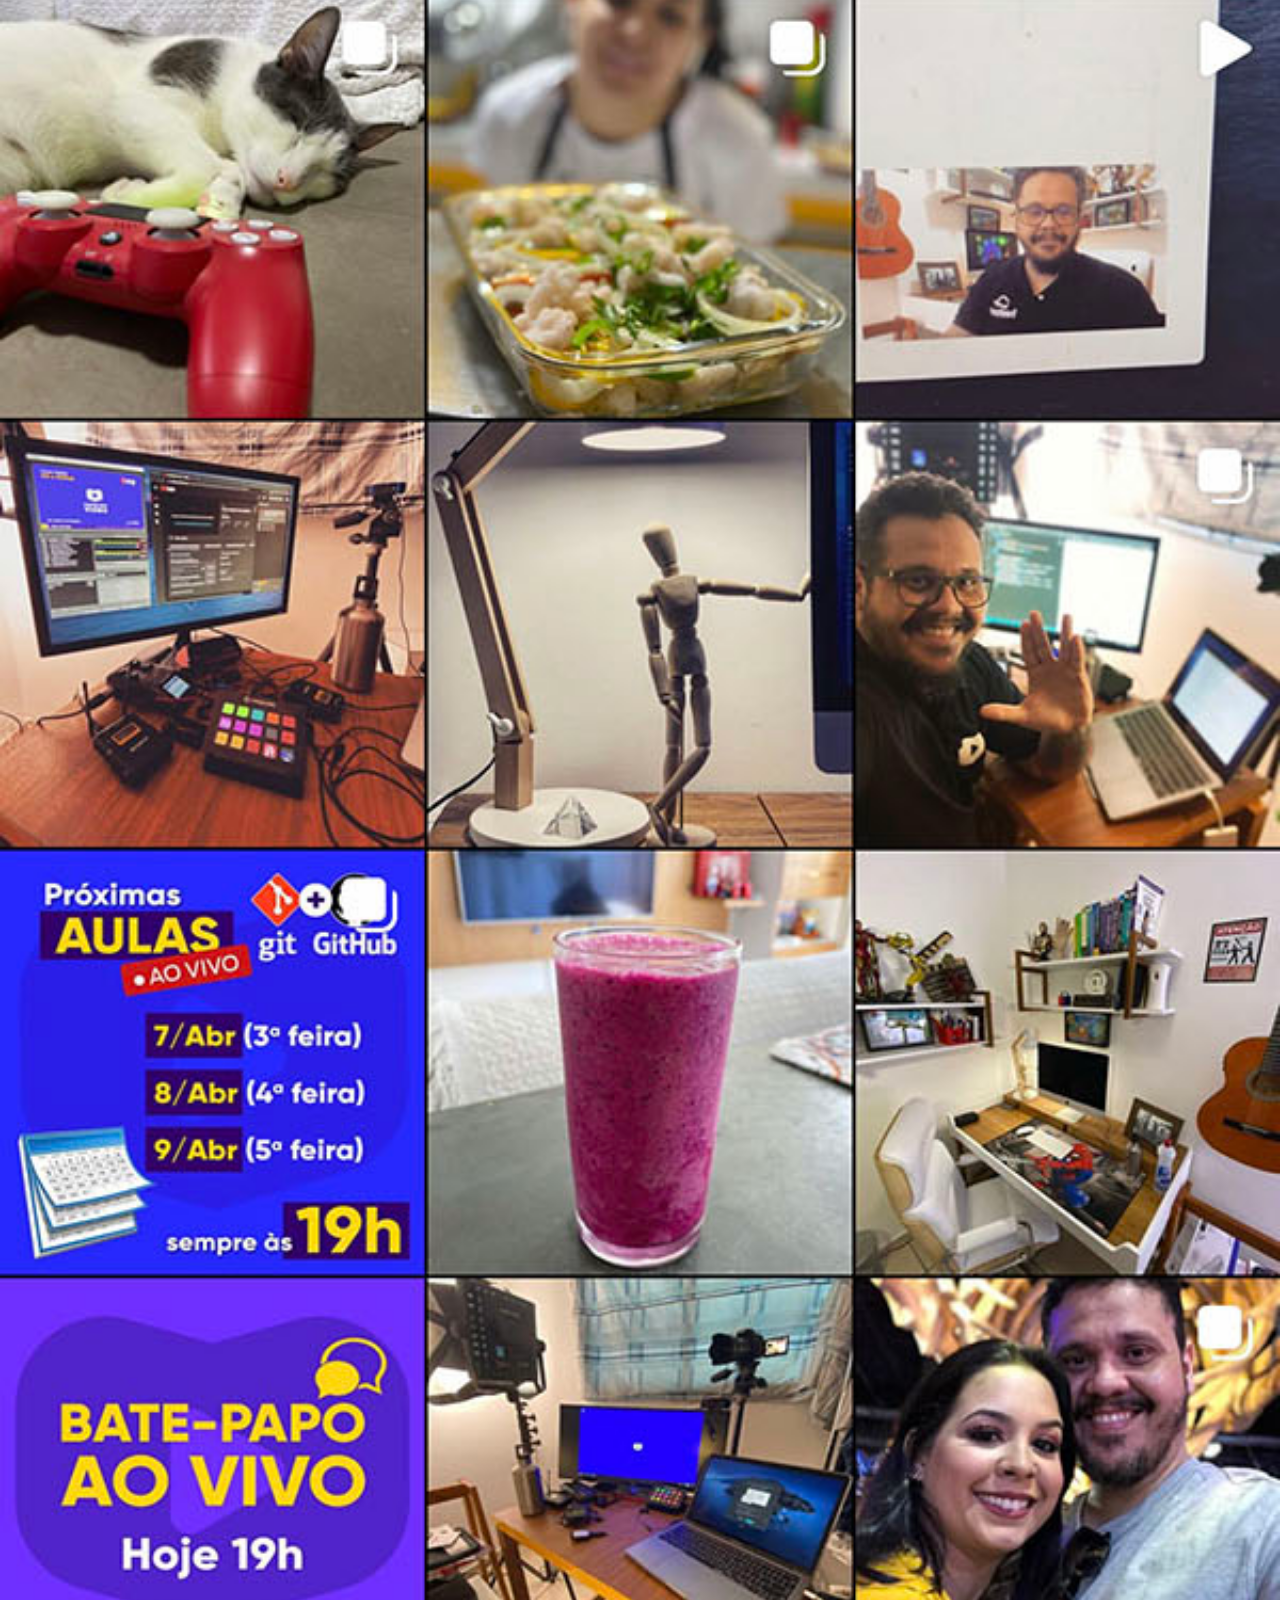
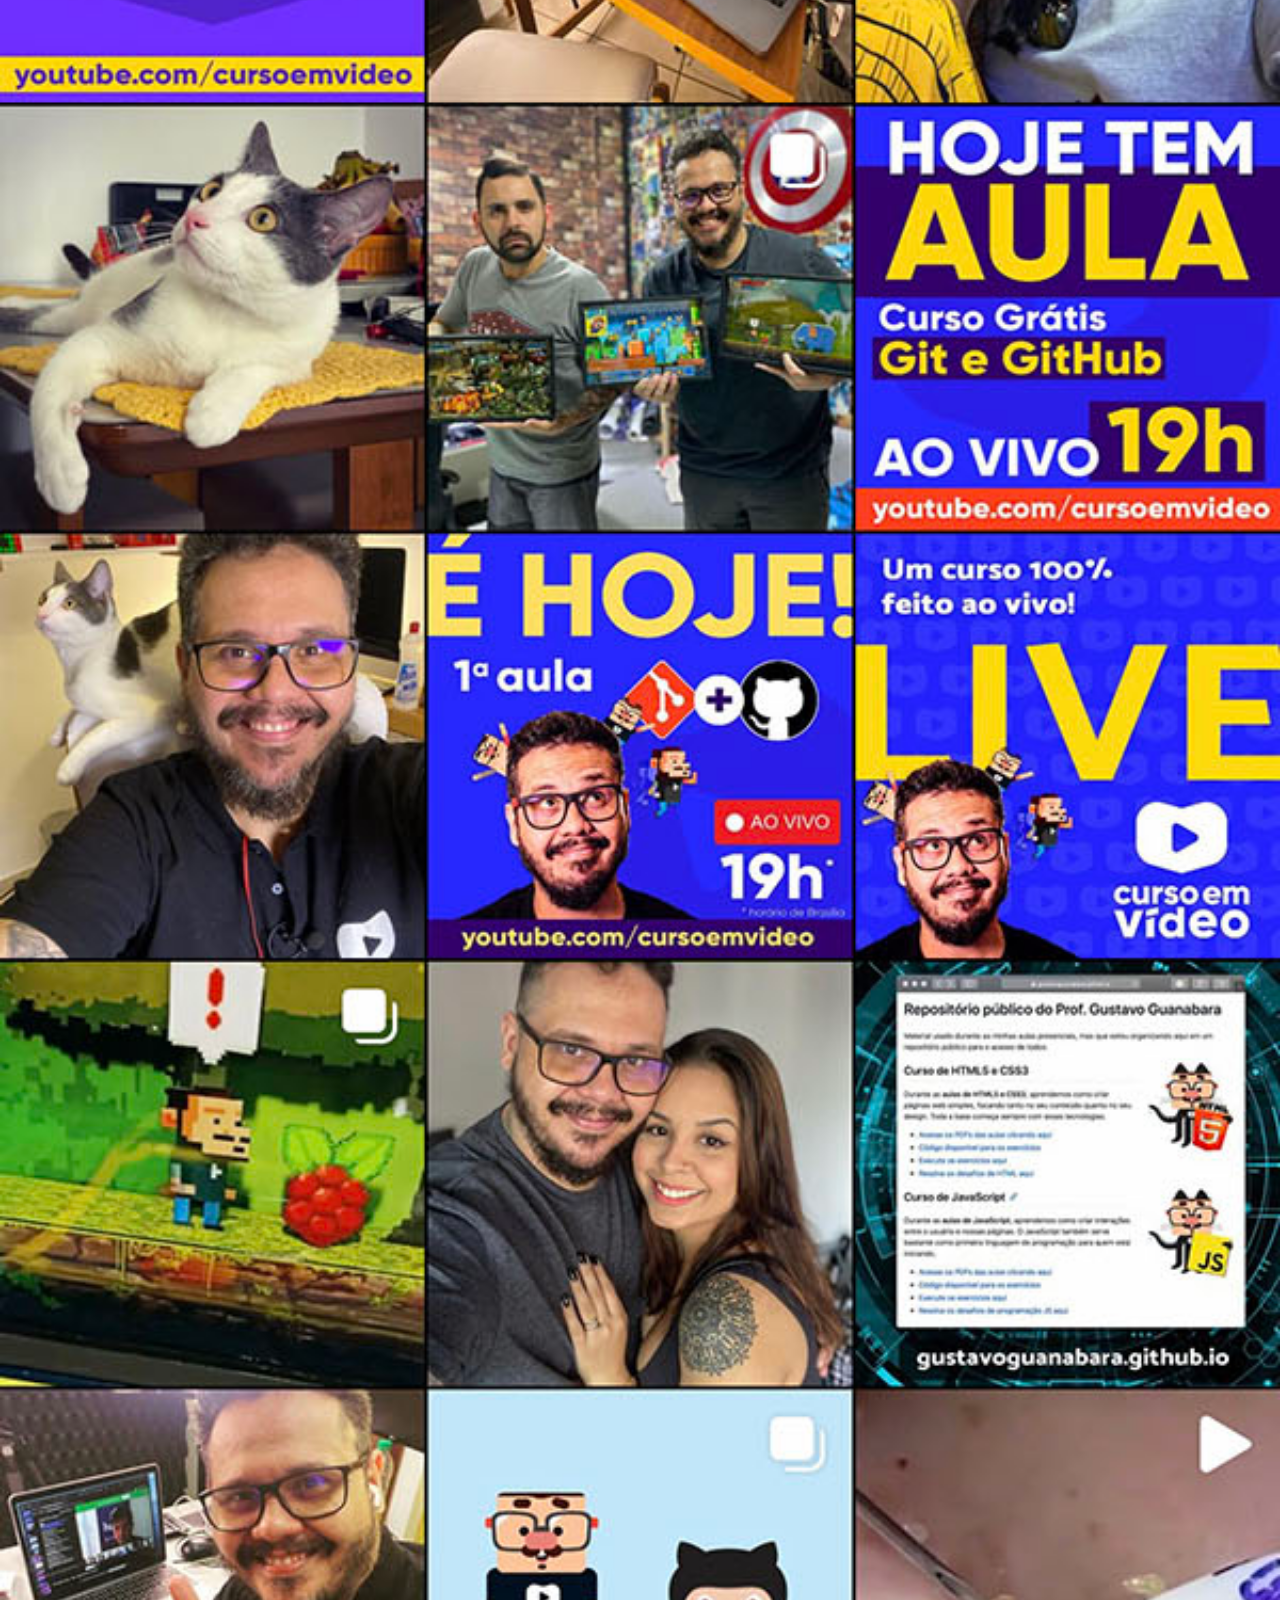
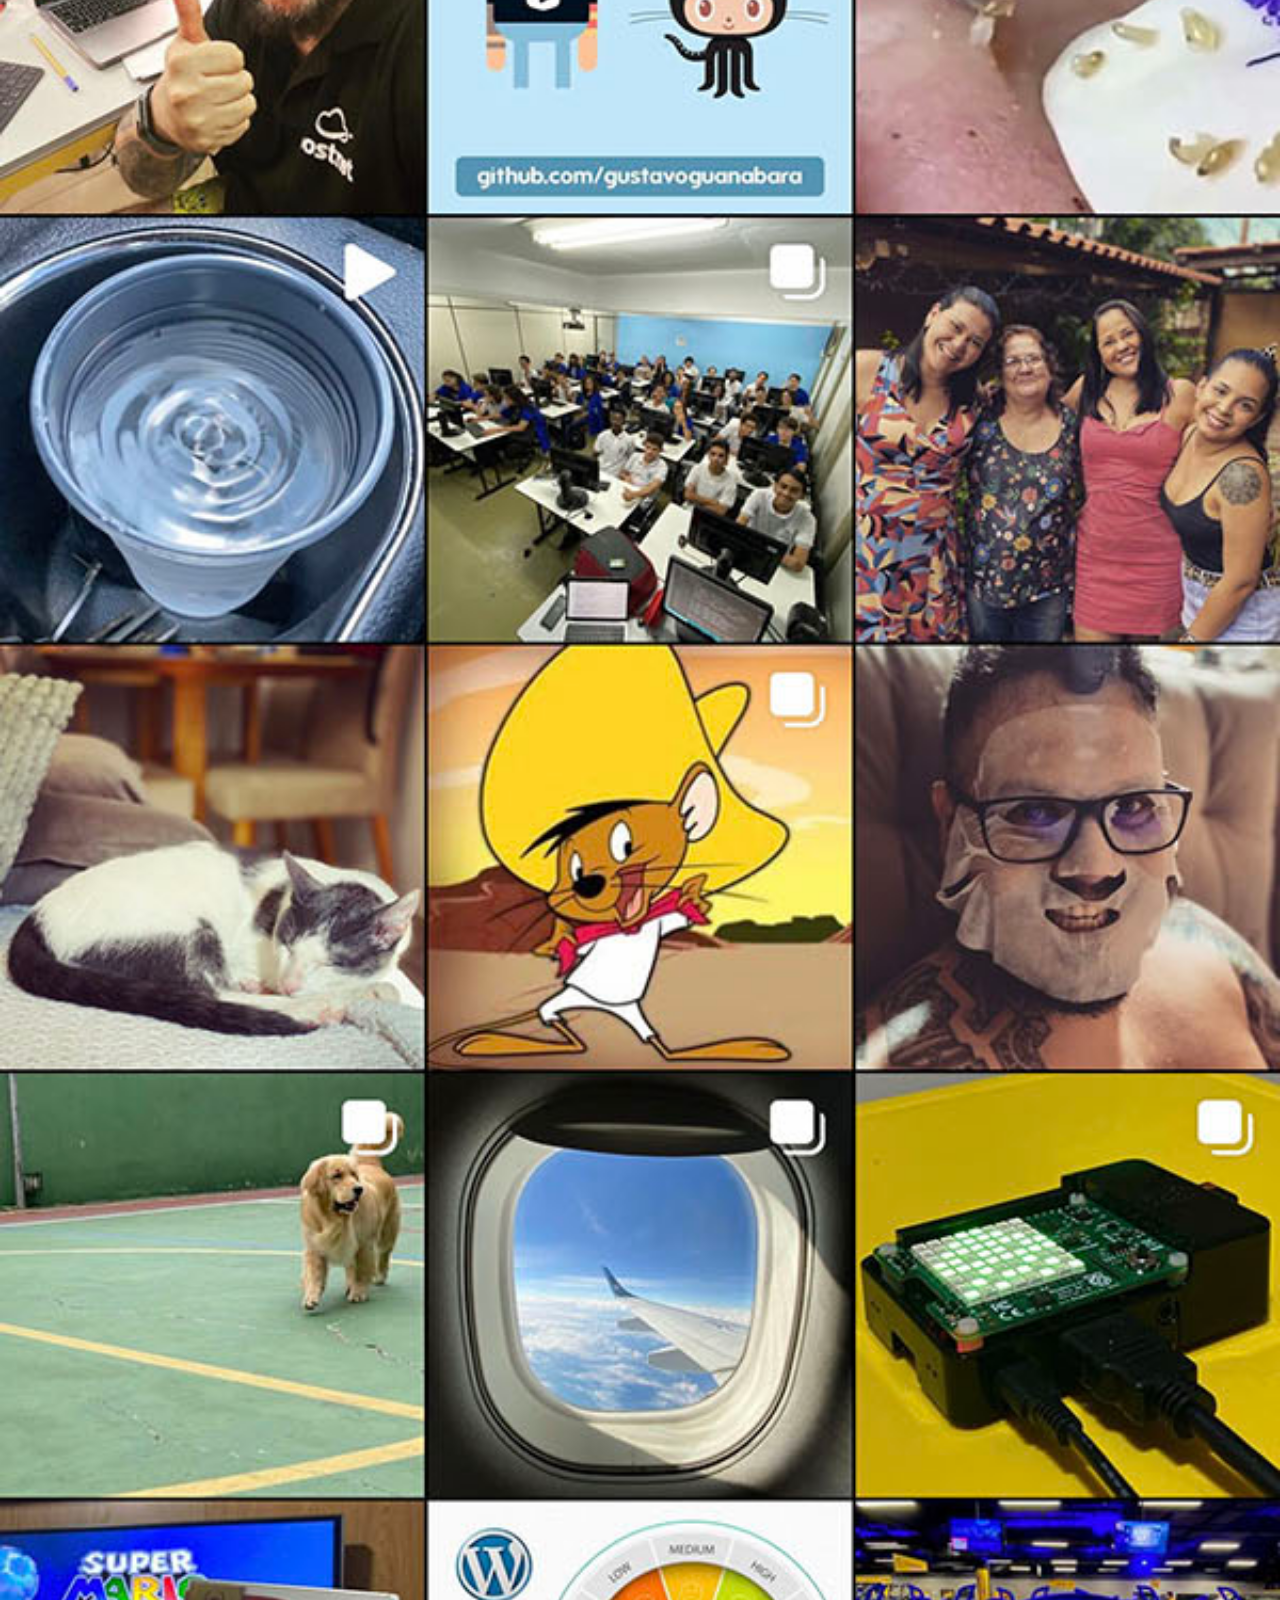
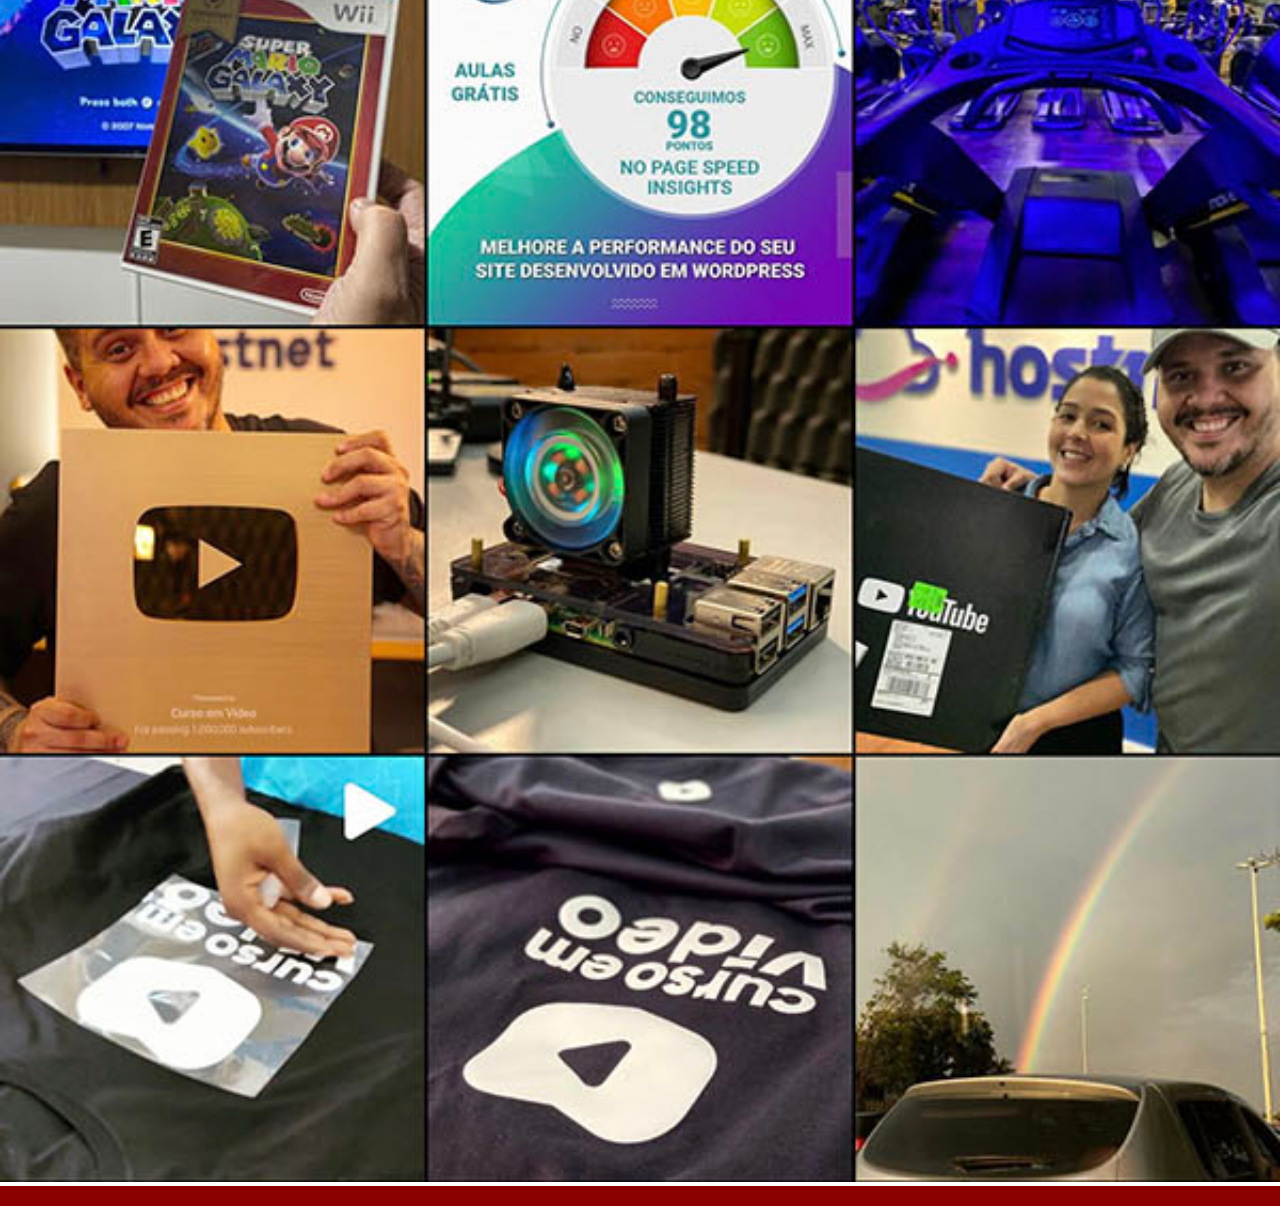
<file: instagram.html>
<!DOCTYPE html>
<html lang="pt-br">
<head>
    <meta charset="UTF-8">
    <meta name="viewport" content="width=device-width, initial-scale=1.0">
    <link rel="stylesheet" href="estilos/social.css">
    <title>Instagram</title>
</head>
<body>
    <img src="imagens/tela-instagram.jpg" alt="Instagram">
    <a href="https://www.instagram.com/gustavoguanabara/" target="_blank"></a>
</body>
</html>
</file>
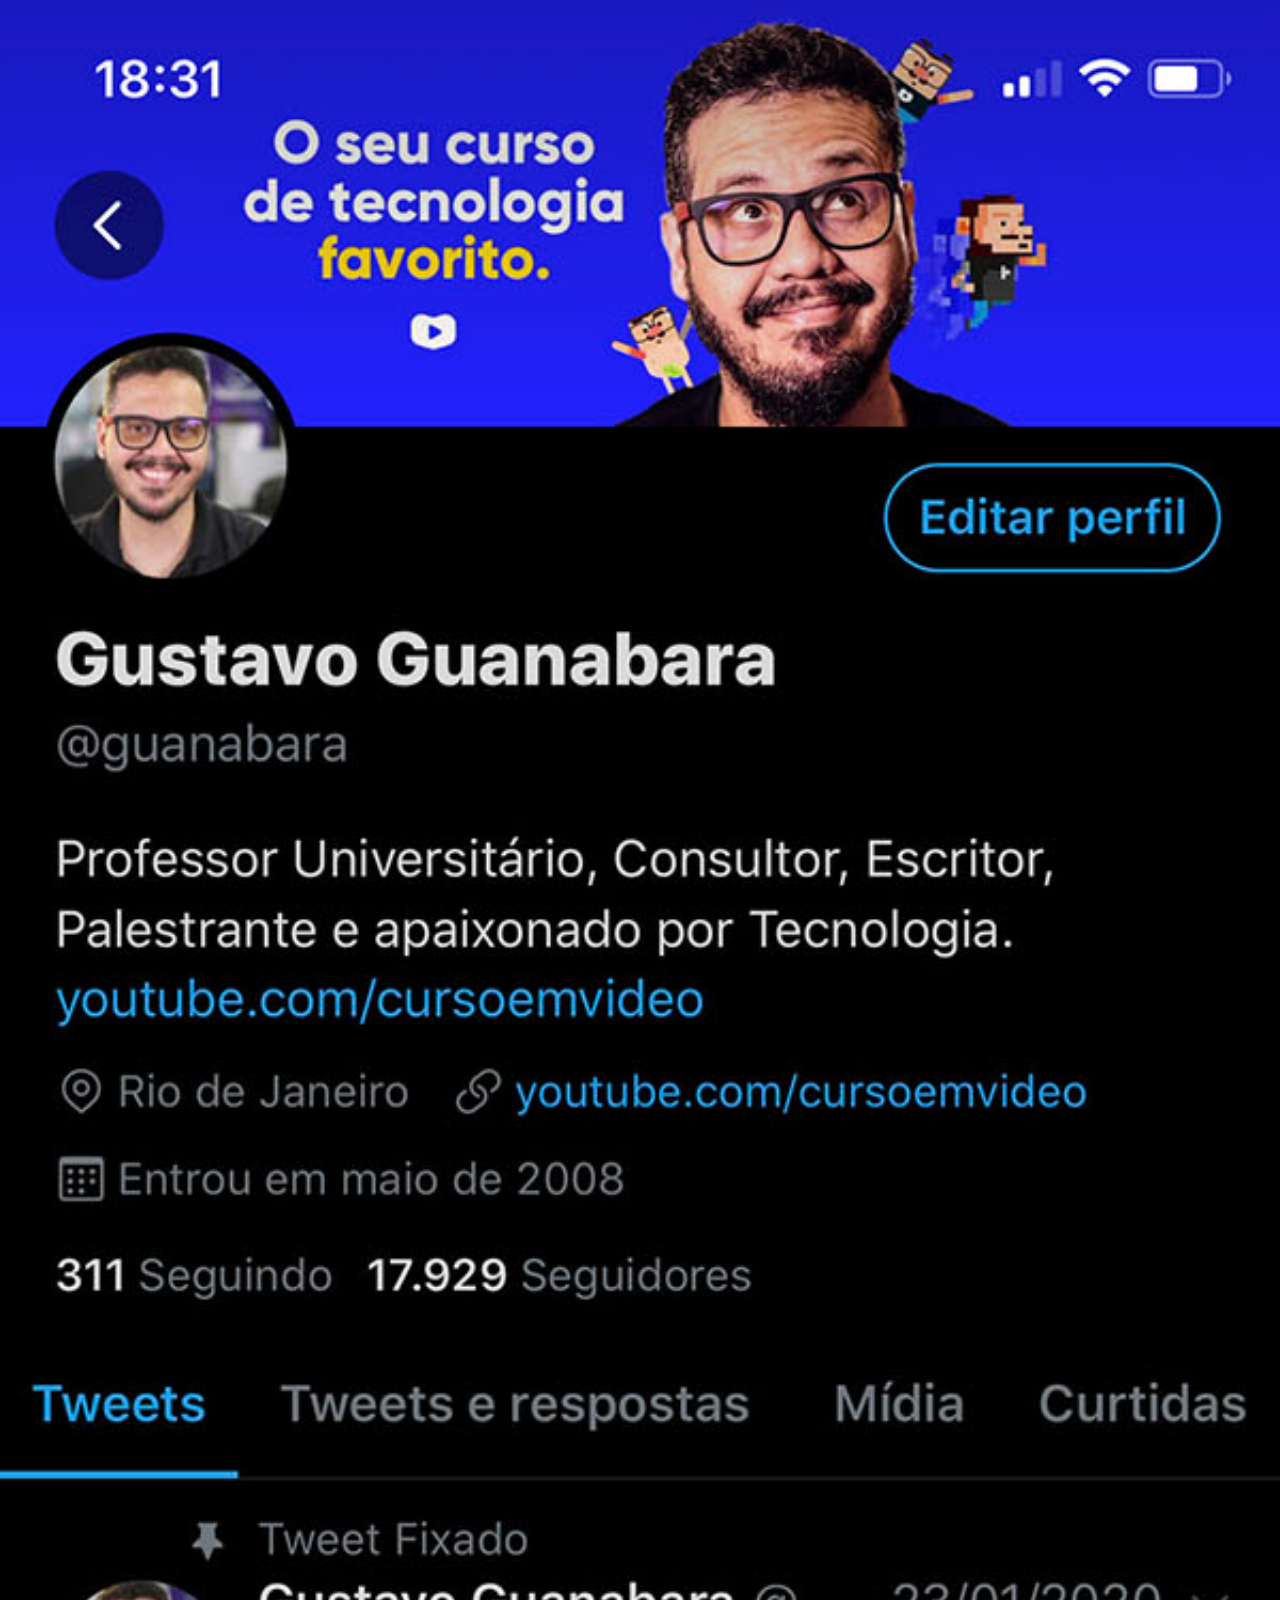
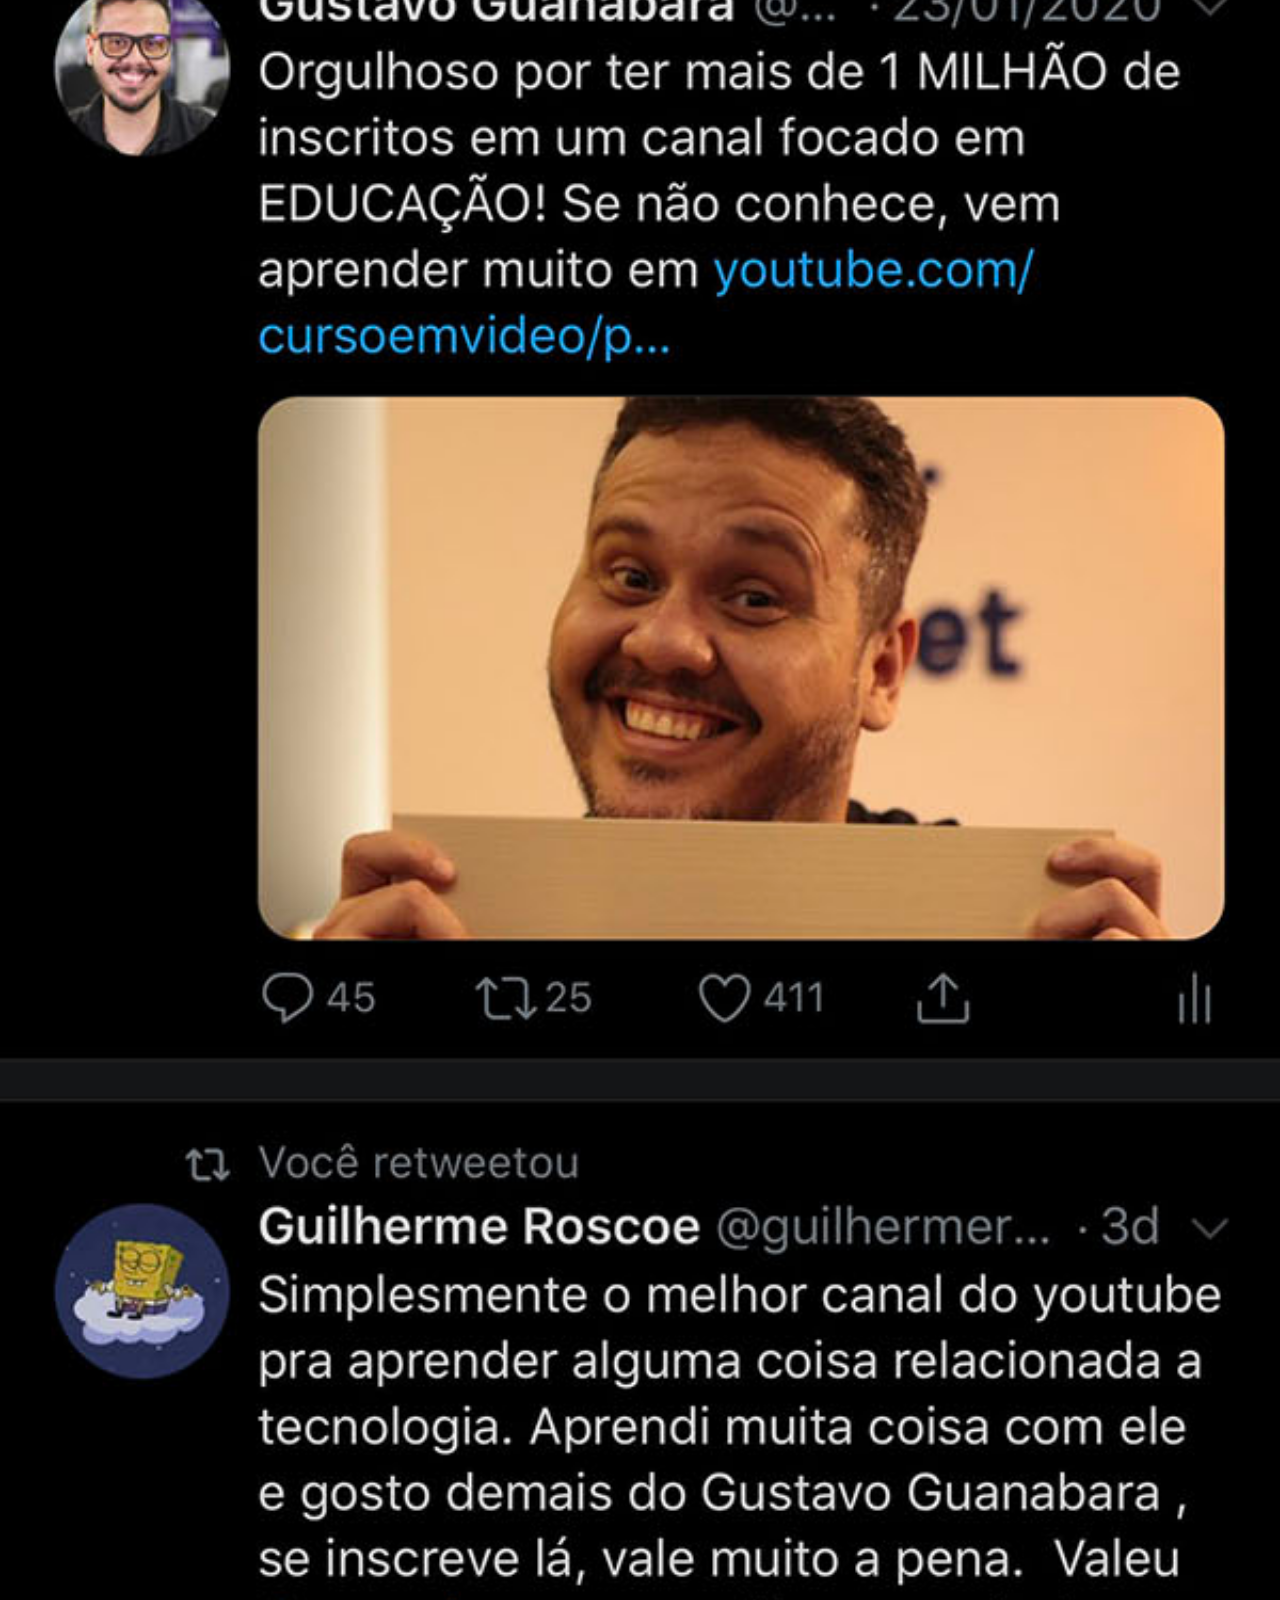
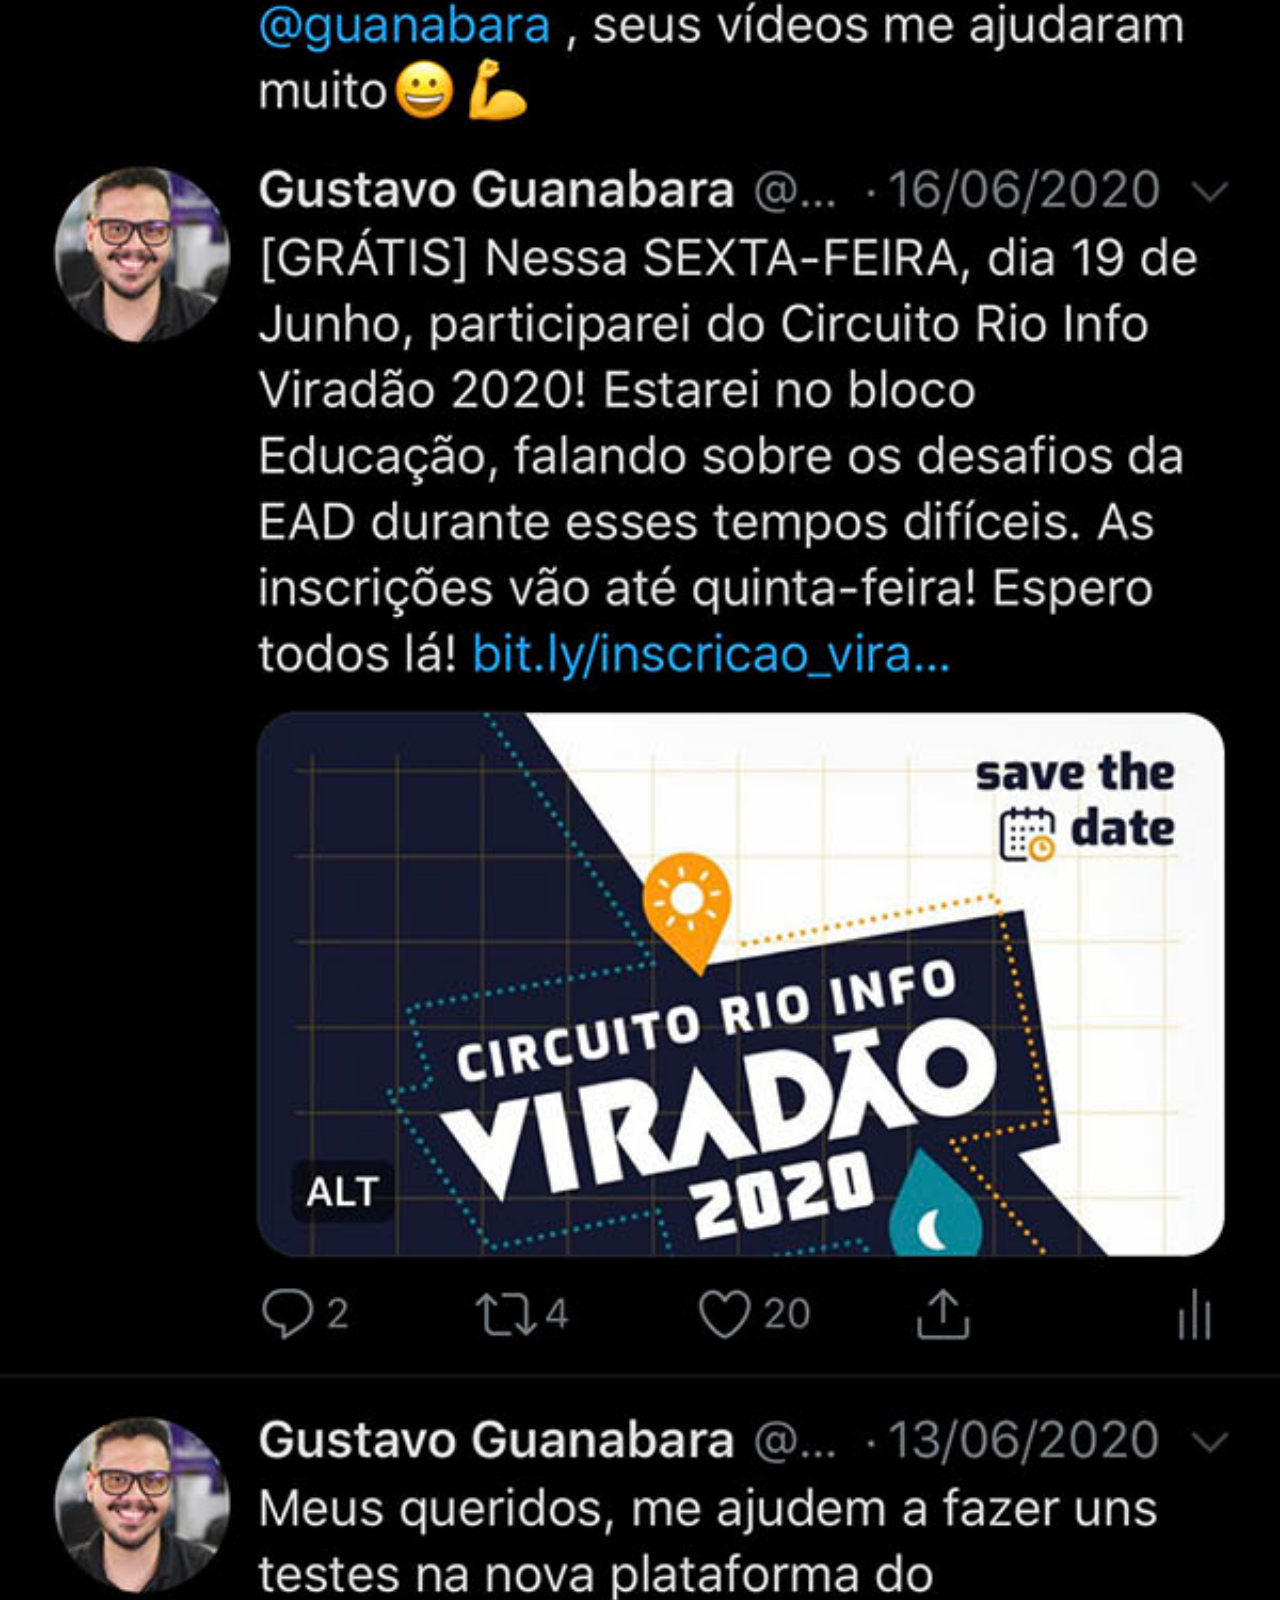
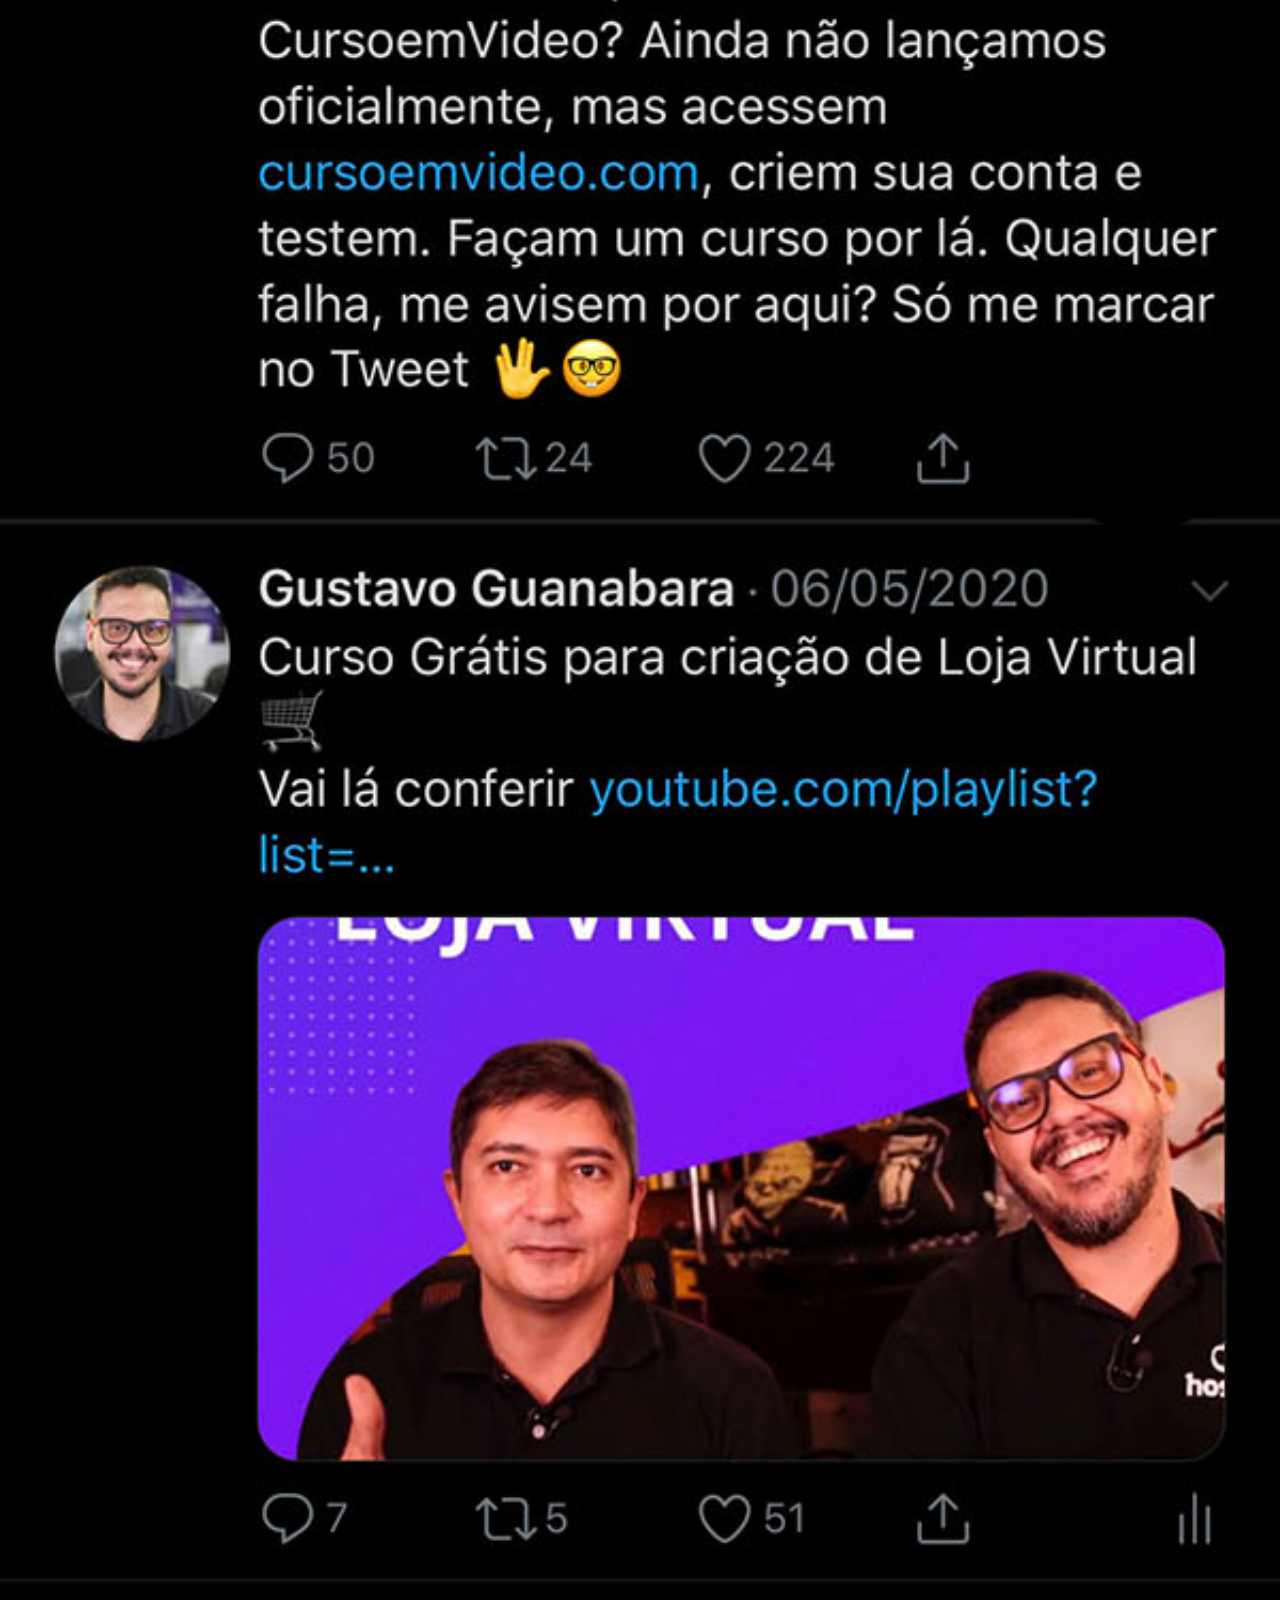
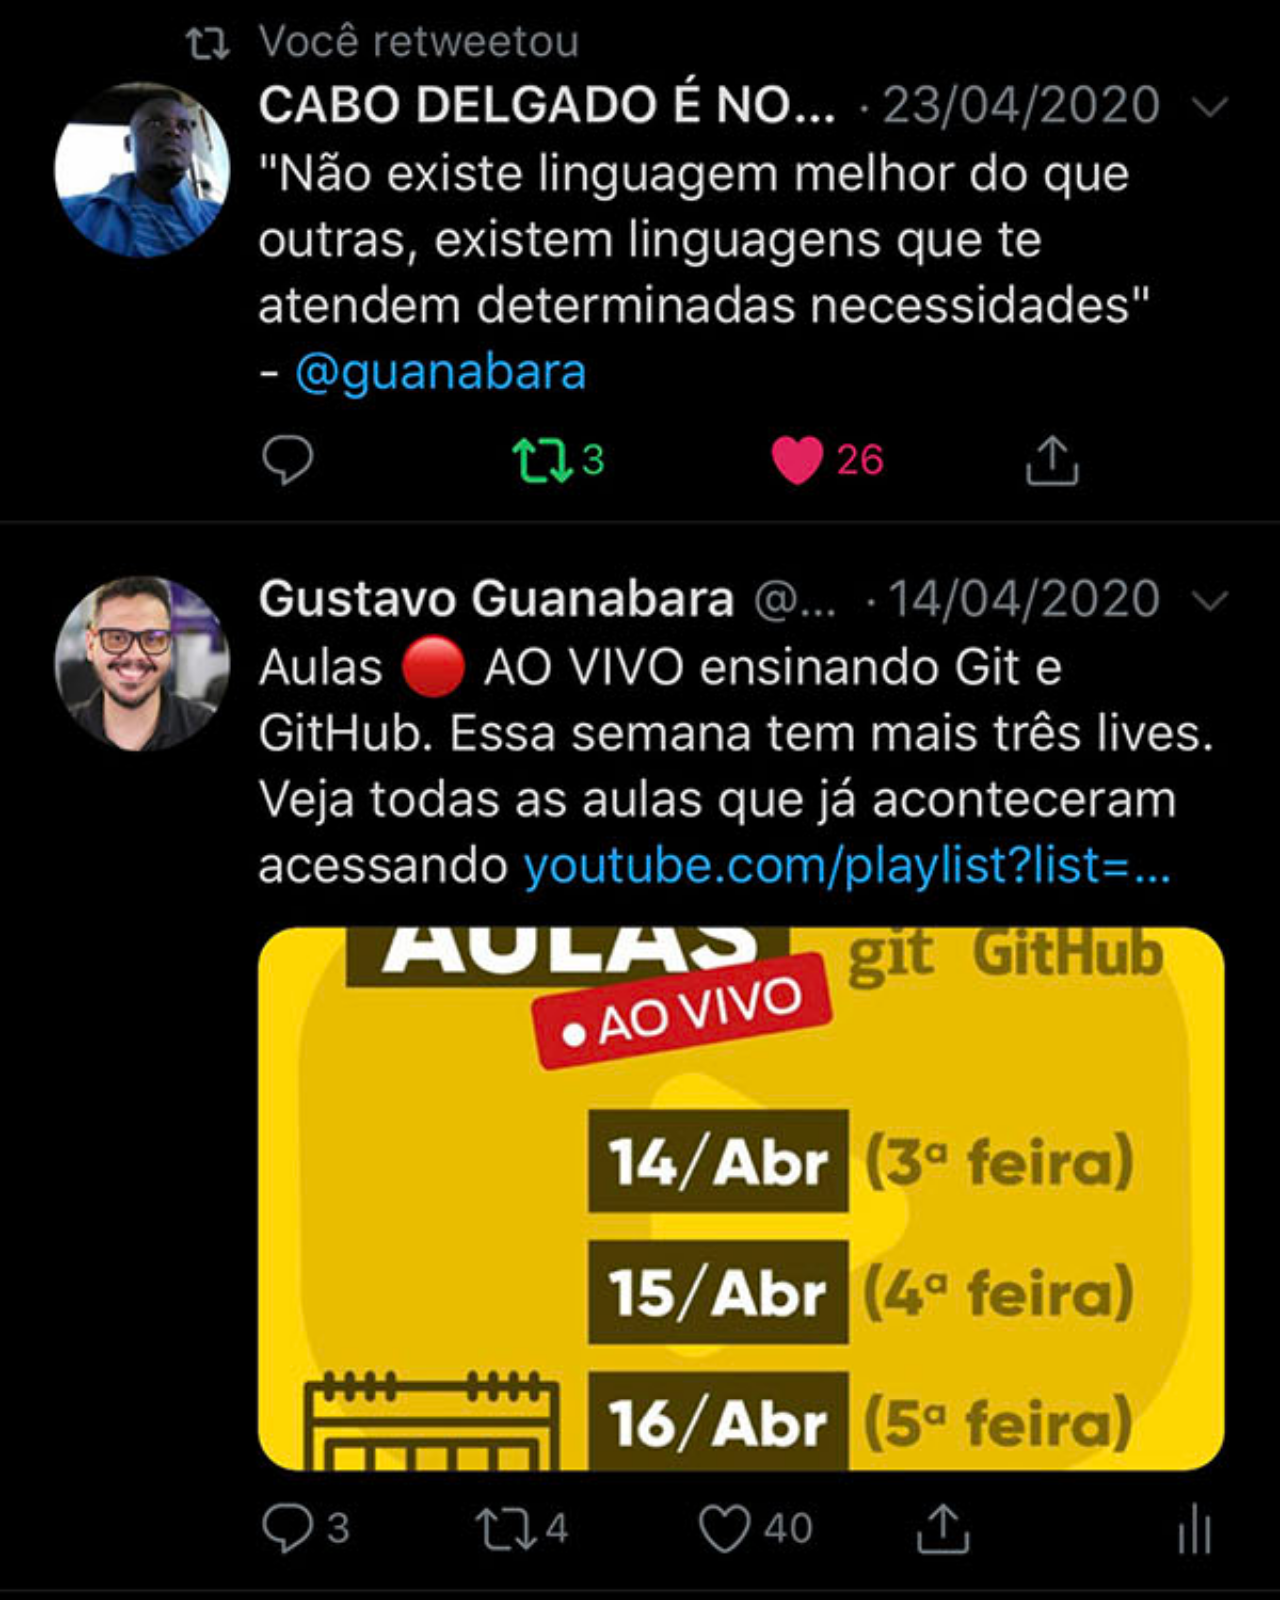
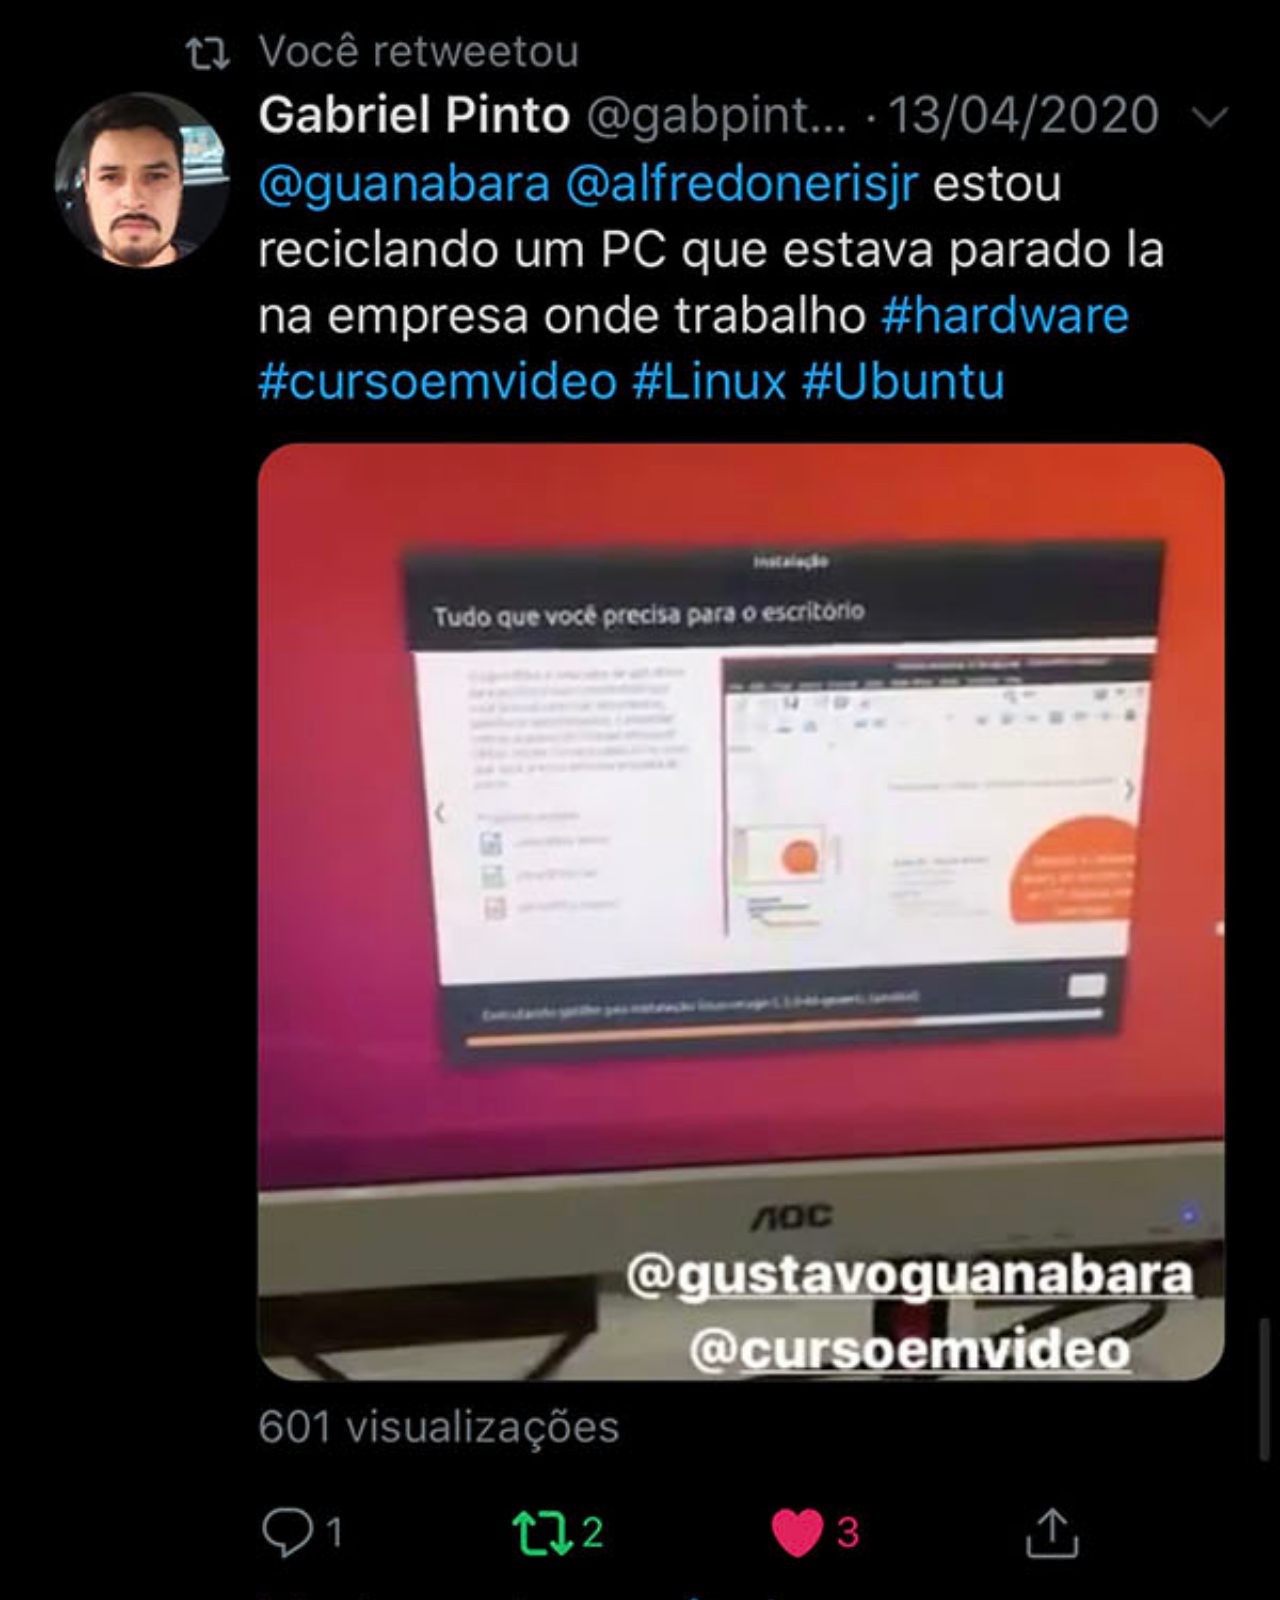
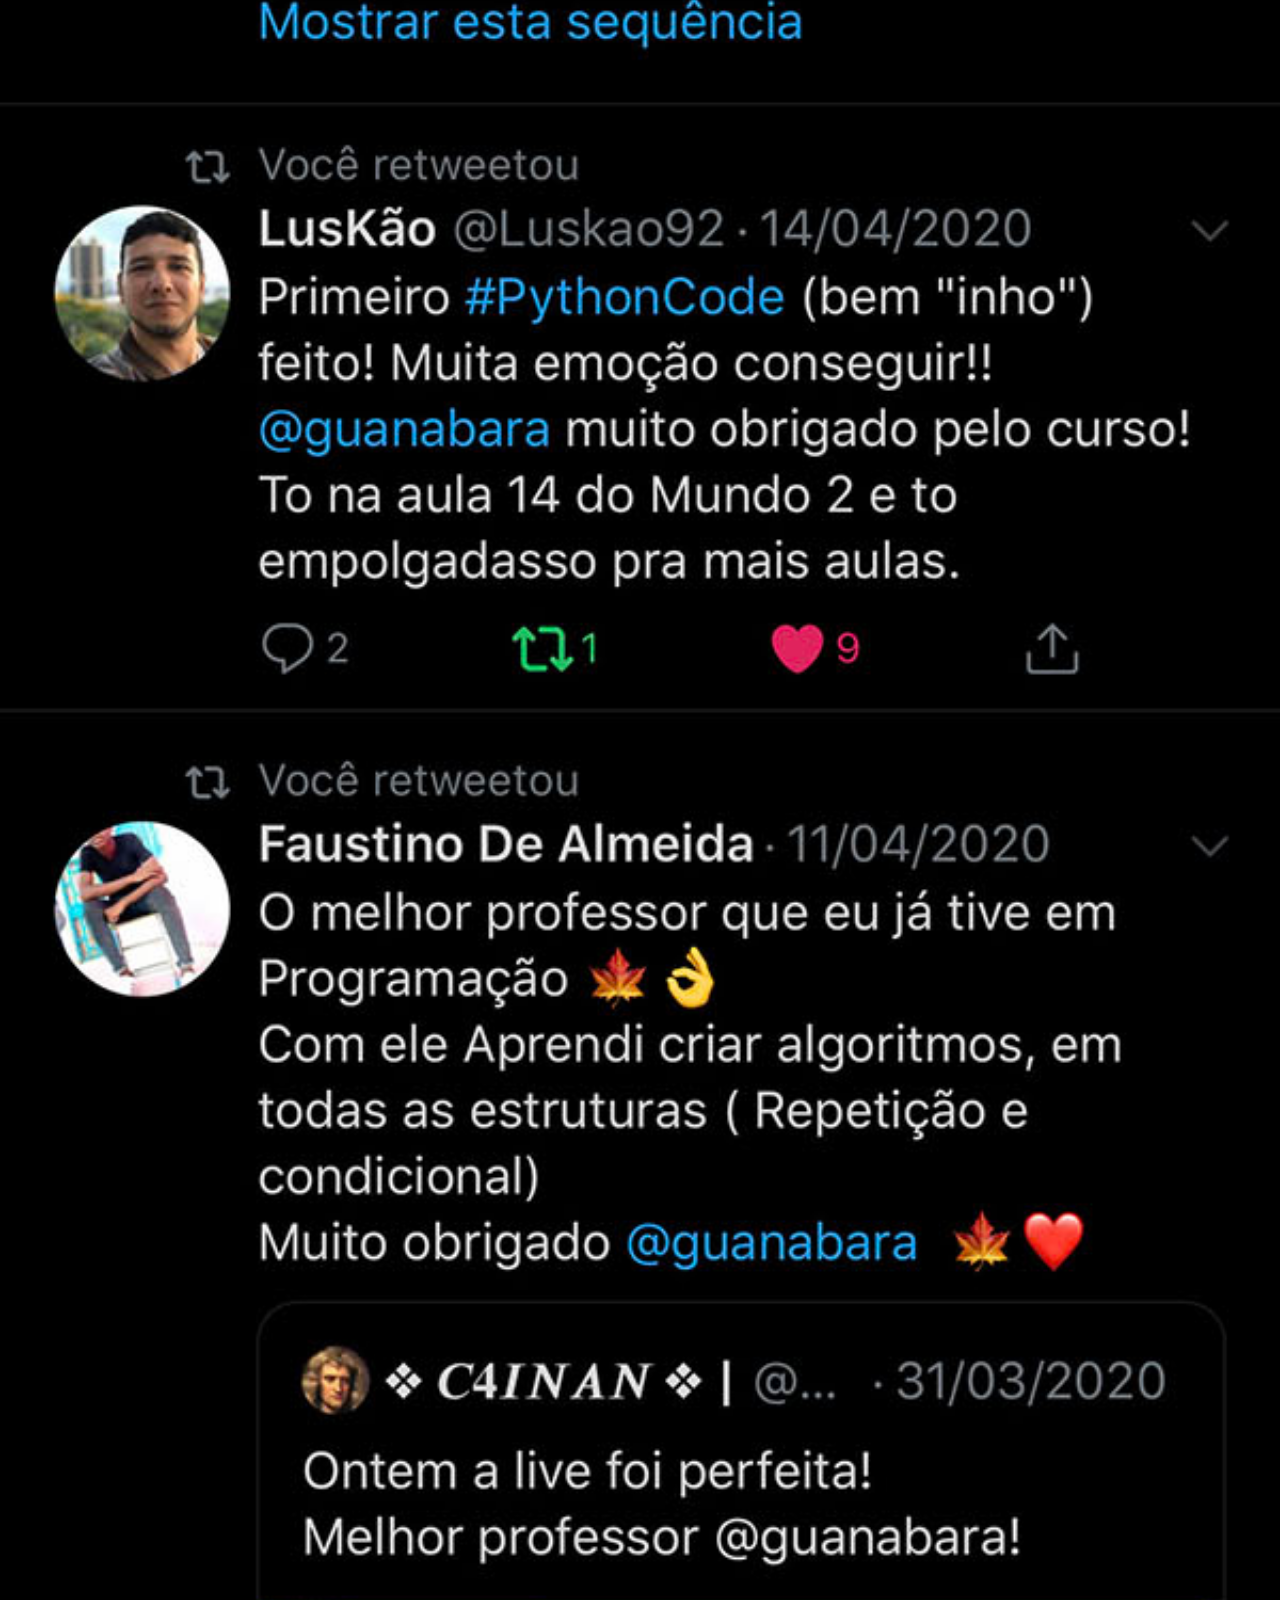
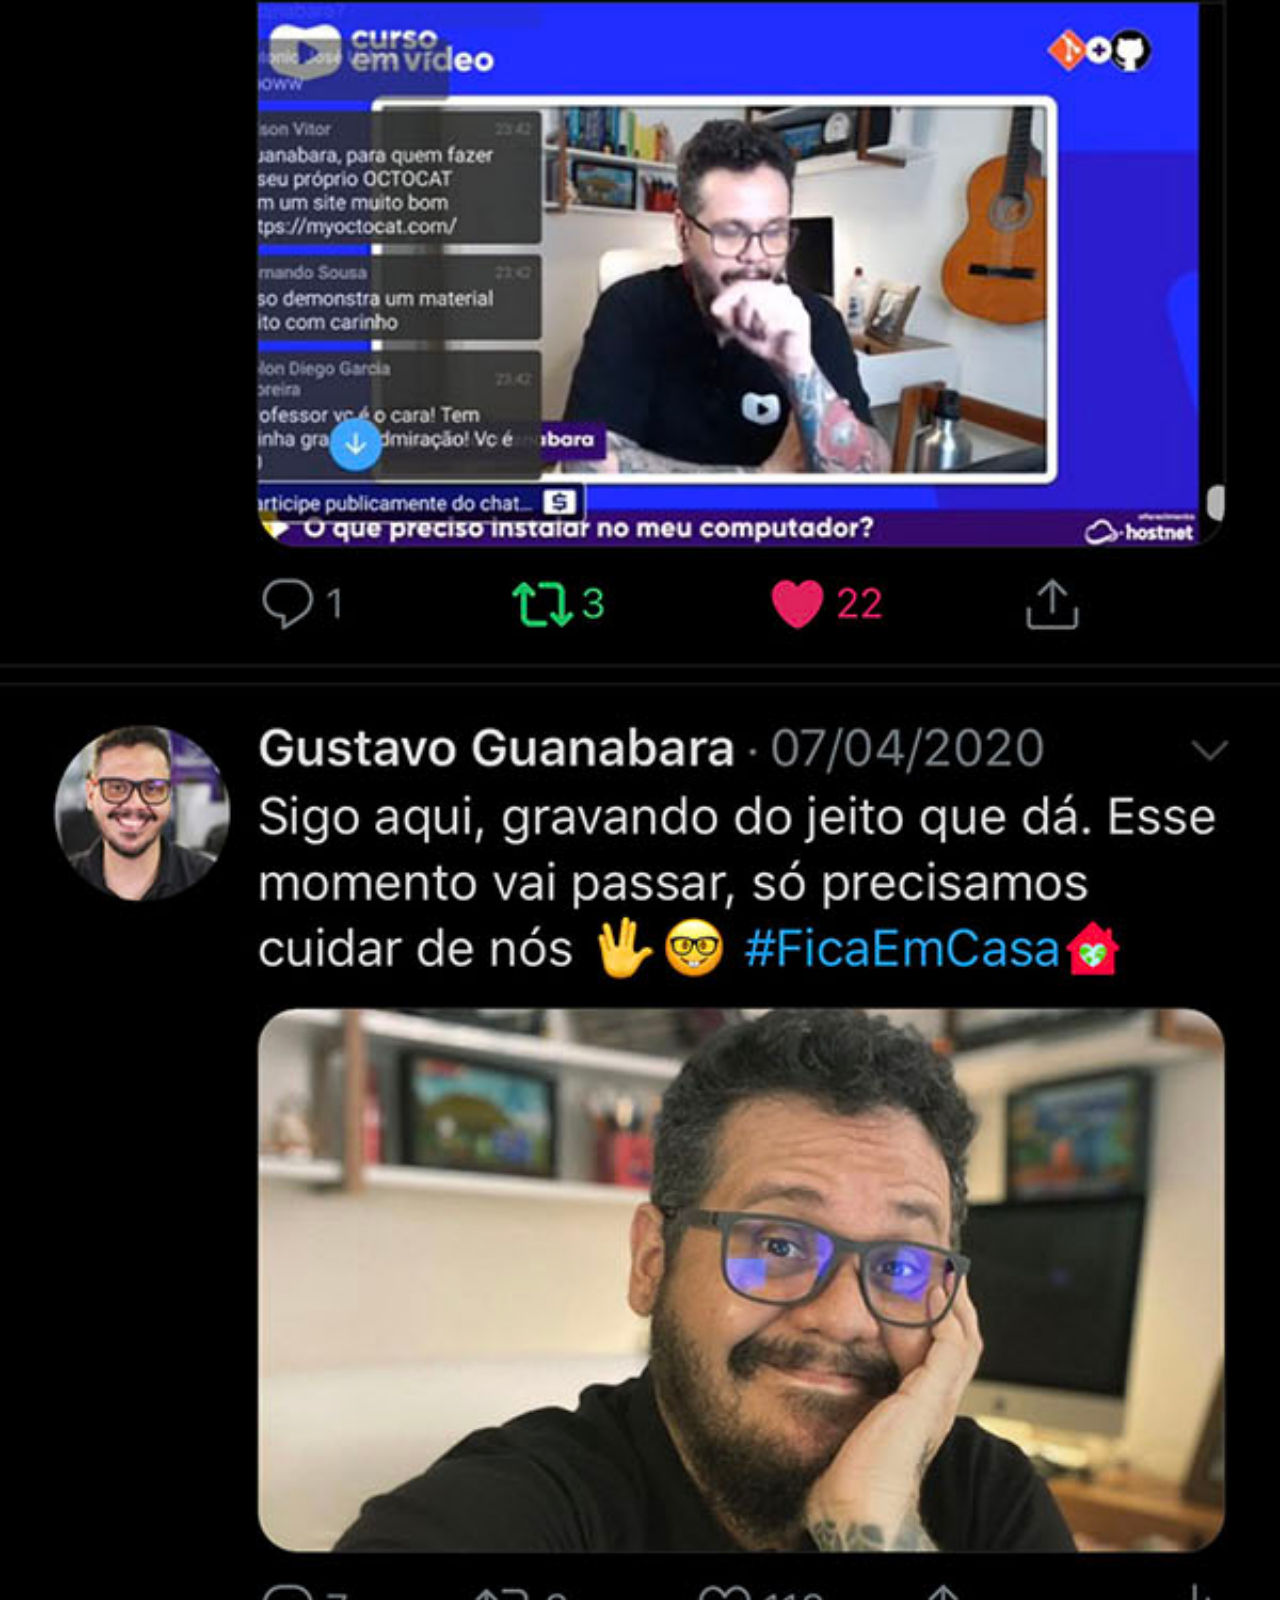
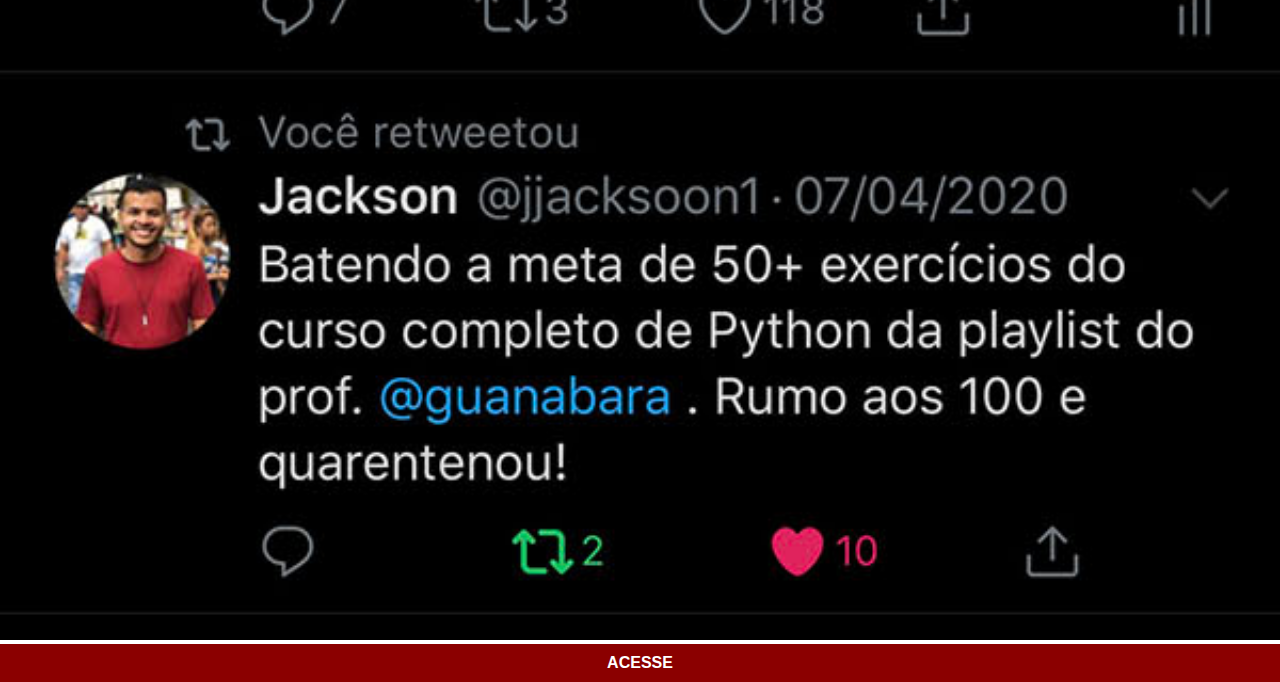
<file: twitter.html>
<!DOCTYPE html>
<html lang="pt-br">
<head>
    <meta charset="UTF-8">
    <meta name="viewport" content="width=device-width, initial-scale=1.0">
    <link rel="stylesheet" href="estilos/social.css">
    <title>Twitter</title>
</head>
<body>
    <img src="imagens/tela-twitter.jpg" alt="Twitter">
    <a href="https://twitter.com/guanabara" target="_blank">ACESSE</a>
</body>
</html>
</file>
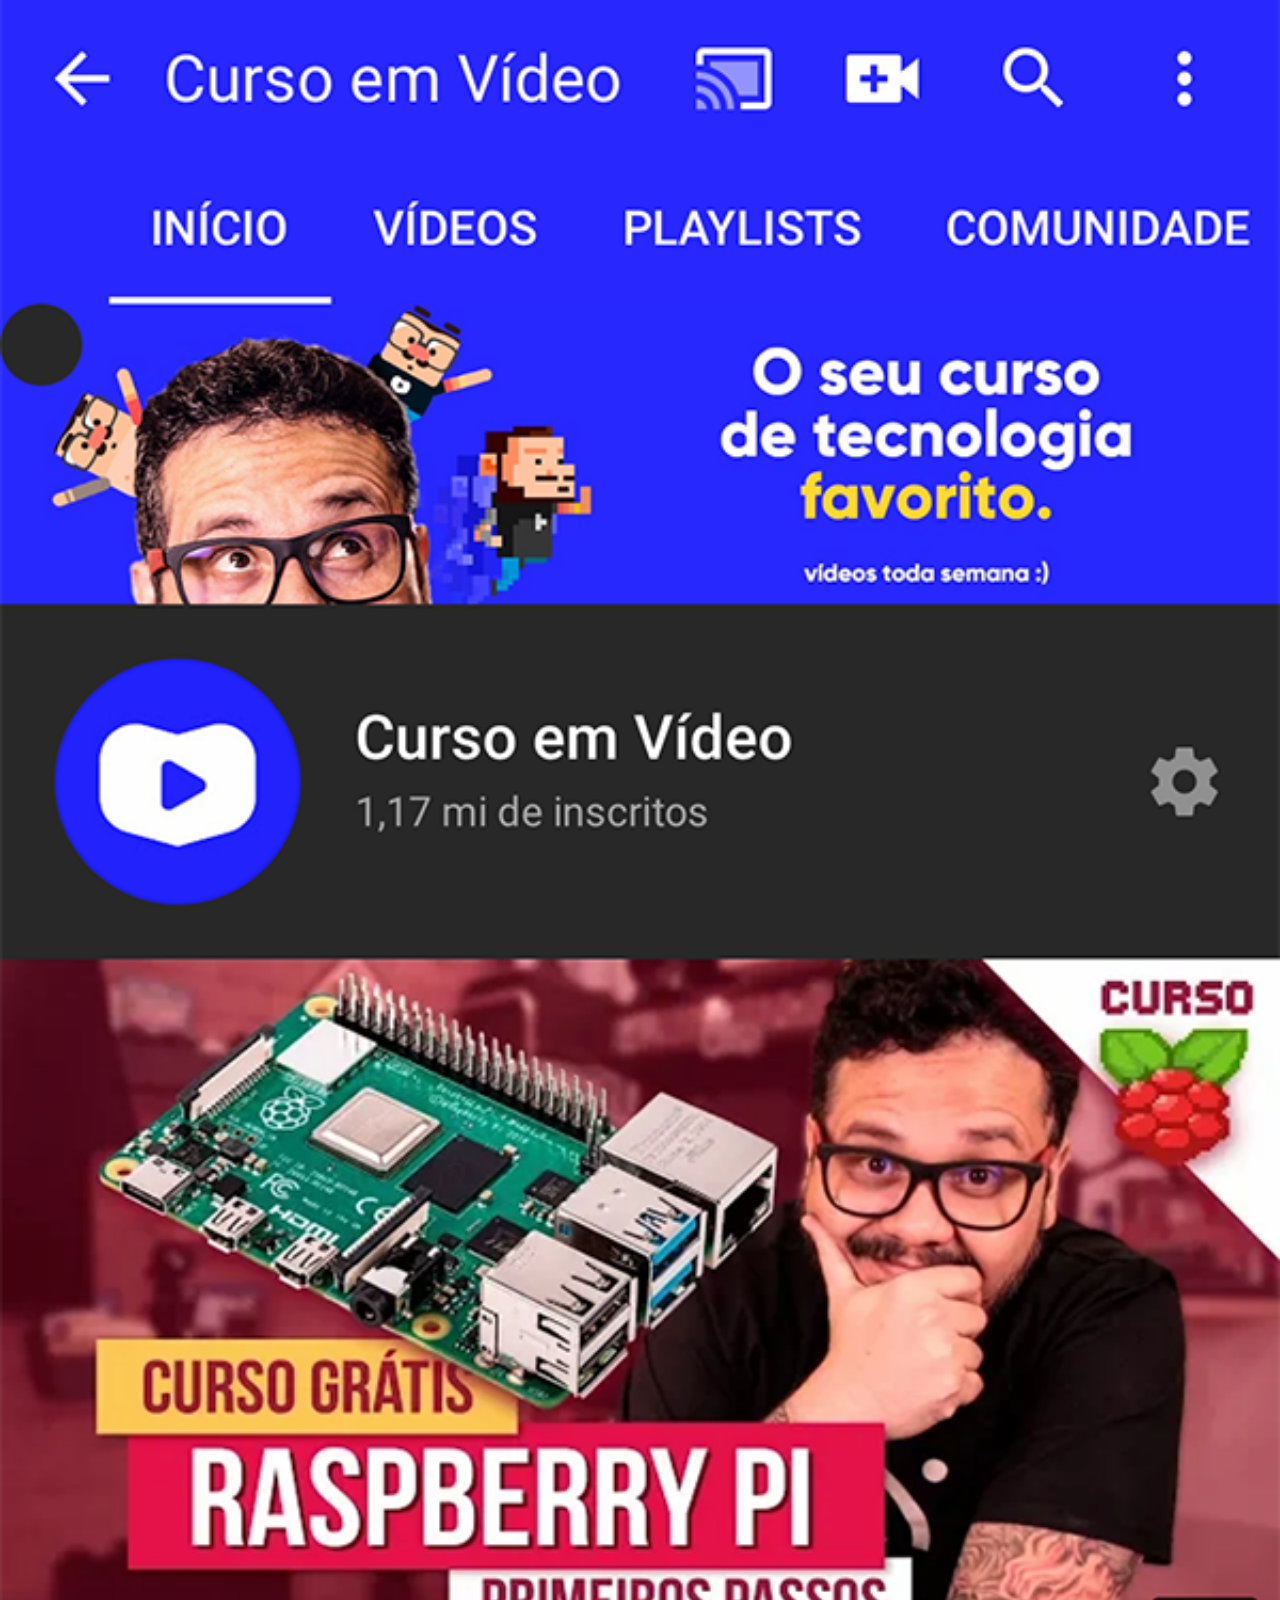
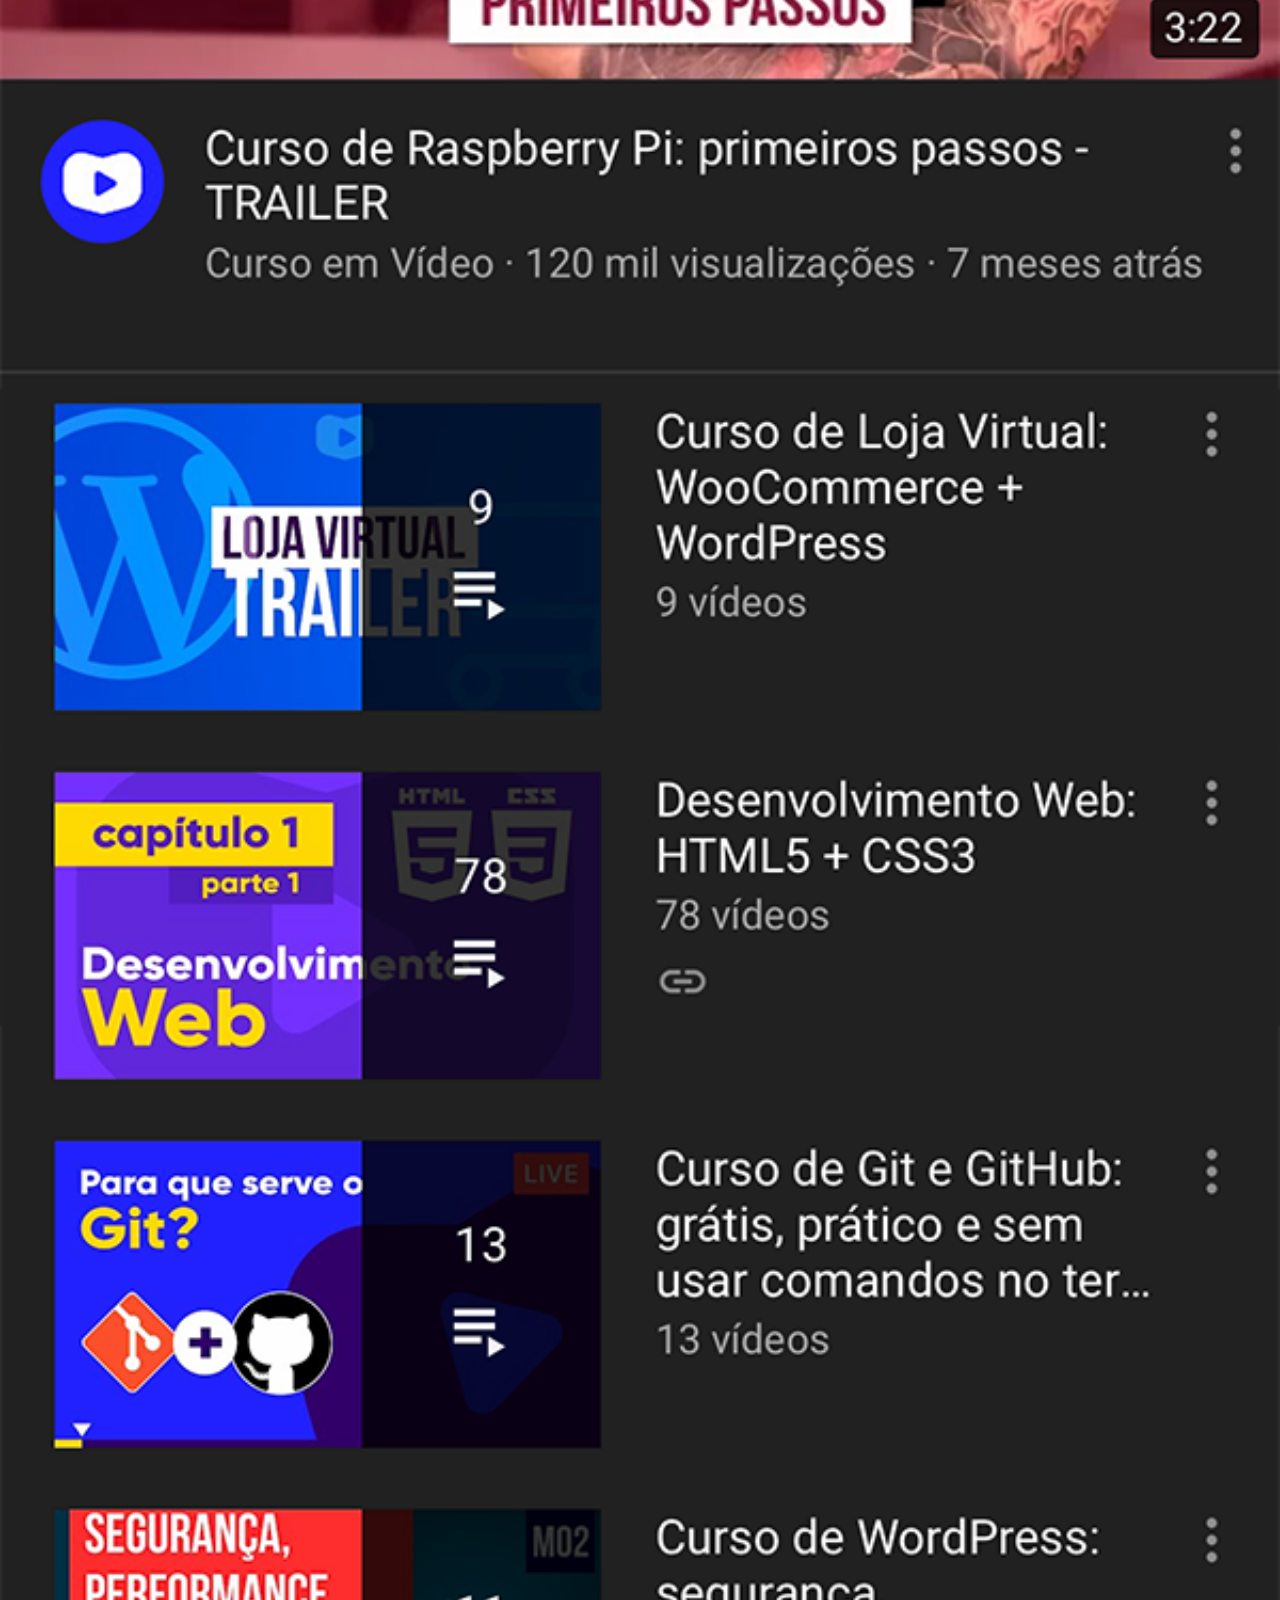
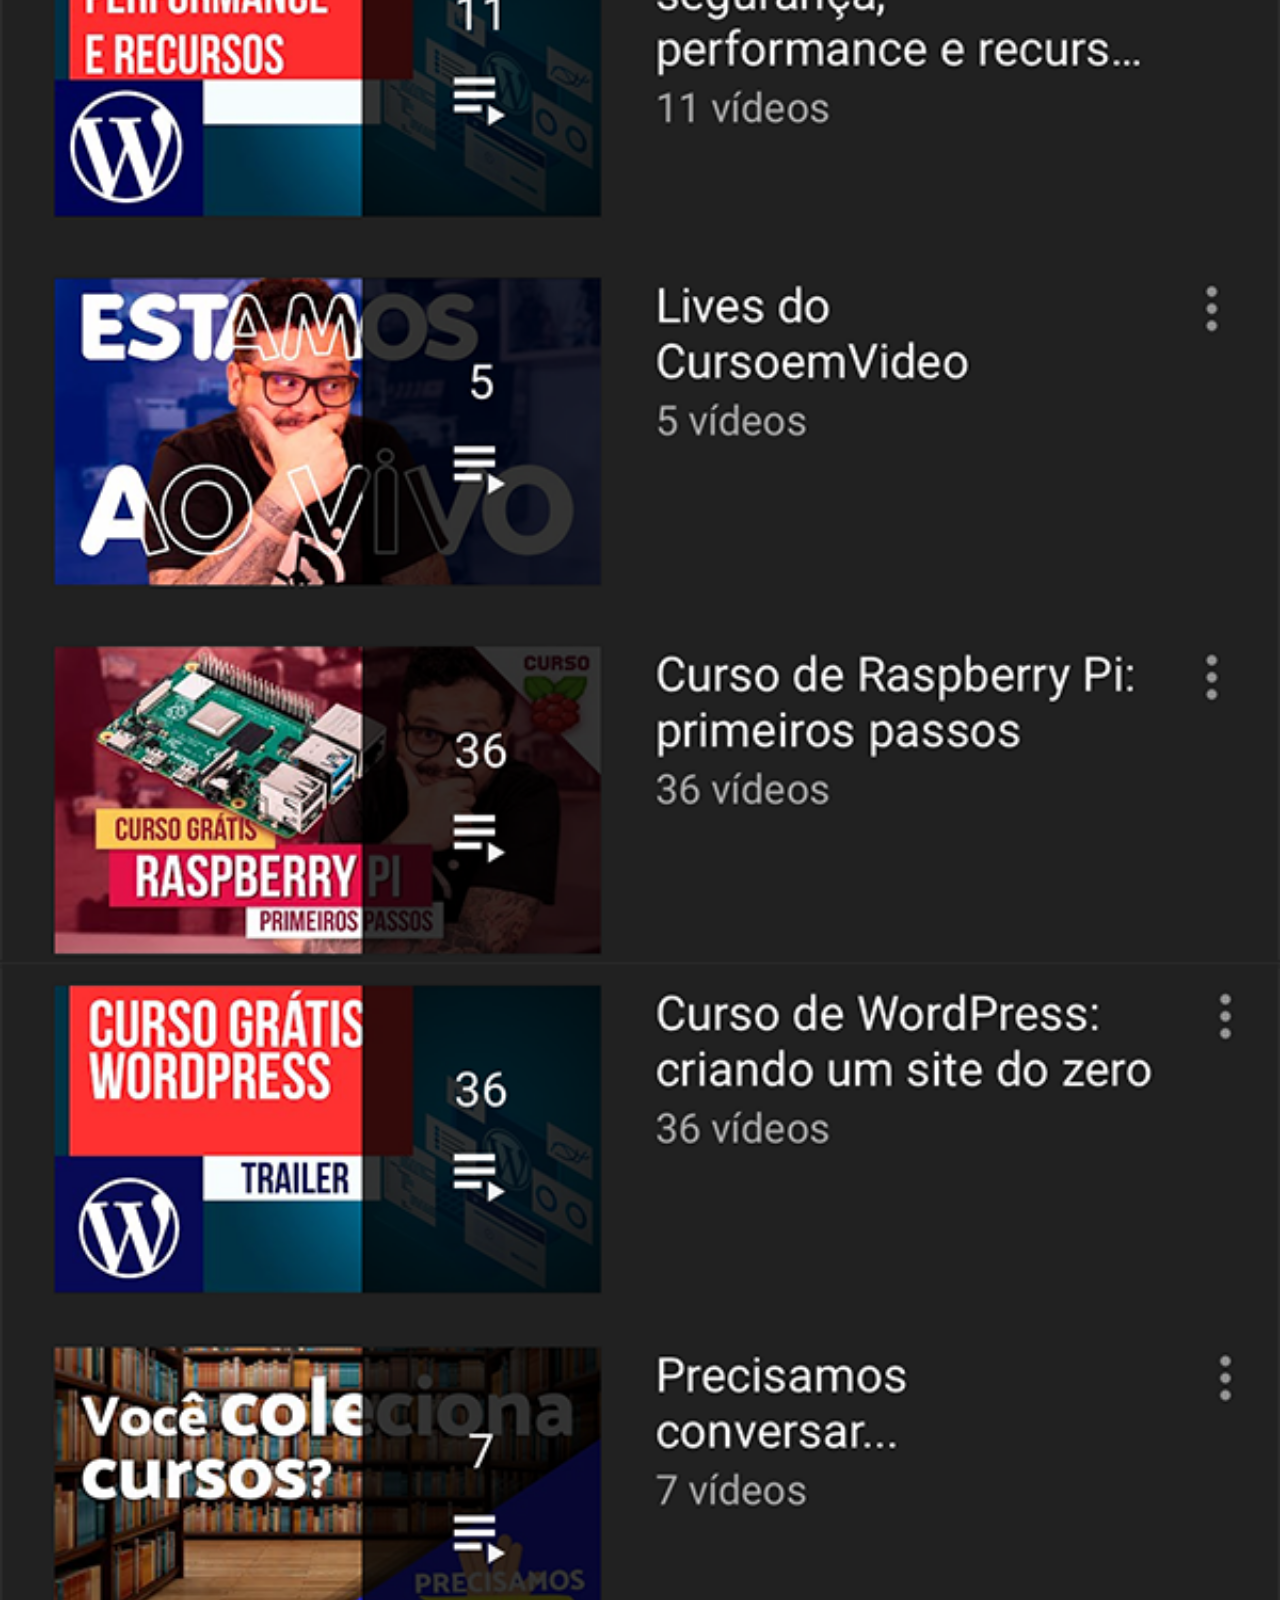
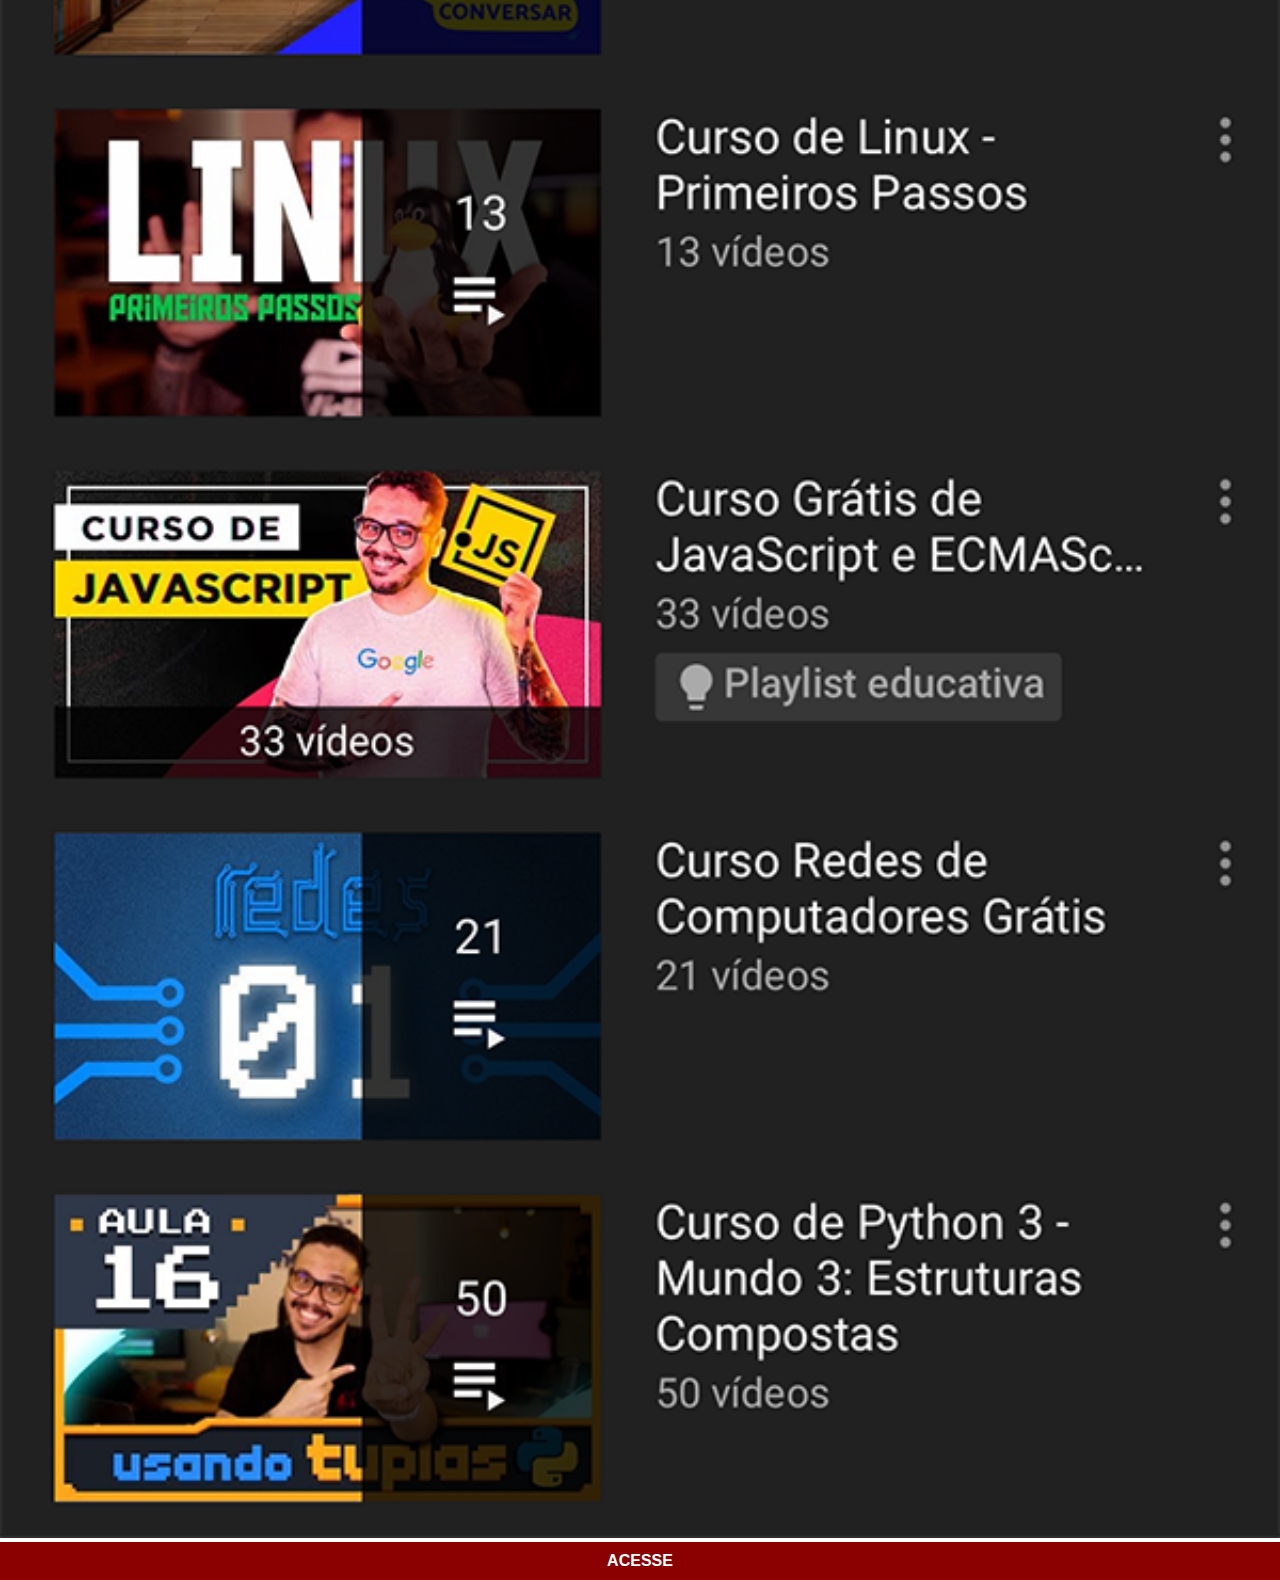
<file: youtube.html>
<!DOCTYPE html>
<html lang="pt-br">
<head>
    <meta charset="UTF-8">
    <meta name="viewport" content="width=device-width, initial-scale=1.0">
    <link rel="stylesheet" href="estilos/social.css">
    <title>Youtube</title>
</head>
<body>
    <img src="imagens/tela-youtube.png" alt="Youtube">
    <a href="https://www.youtube.com/@CursoemVideo/playlists" target="_blank">ACESSE</a>
</body>
</html>
</file>
<file: estilos/style.css>
@charset "UTF-8";

* {
    margin: 0px;
    padding: 0px;
    font-family: Arial, Helvetica, sans-serif;
}

html, body {
    height: 100vh;
    width: 100vw;
}

body {
    background: url(../imagens/fundo-madeira.jpg) no-repeat top center;
    background-size: cover;
    background-attachment: fixed;
}

main {
    height: 100vh;
    position: relative;
}

section#telefone {
    position: absolute;
    top: 50%;
    left: 50%;
    transform: translate(-50%, -50%);

    height: 627px;
    width: 311px;
    background: url(../imagens/frame-iphone.png) no-repeat;
}

iframe#tela {
    position: relative;
    top: 80px;
    left: 22px;
    width: 267px;
    height: 471px;
}

section#redes-sociais img {
    display: flex;
    flex-direction: column;
    width: 50px;
    margin: 10px;
    border-radius: 50%;
    box-shadow: 2px 2px 5px rgba(0, 0, 0, 0.418);
    box-sizing: border-box;
}

section#redes-sociais img:hover {
    border: 2px solid rgba(255, 255, 255, 0.781);
    box-shadow: 5px 5px 10px rgba(0, 0, 0, 0.274);
    transition: transform .3s border 1s;
}
</file>
<file: estilos/social.css>
@charset "UTF-8";

*{
    margin: 0px;
    padding: 0px;
    font-family: Arial, Helvetica, sans-serif;
}

img {
    width: 100vw;
}

a {
    display: block;
    background: darkred;
    color: white;
    padding: 10px;
    text-align: center;
    font-weight: bolder;
    text-decoration: none;
}

a:hover {
    background: red;
}
</file>
